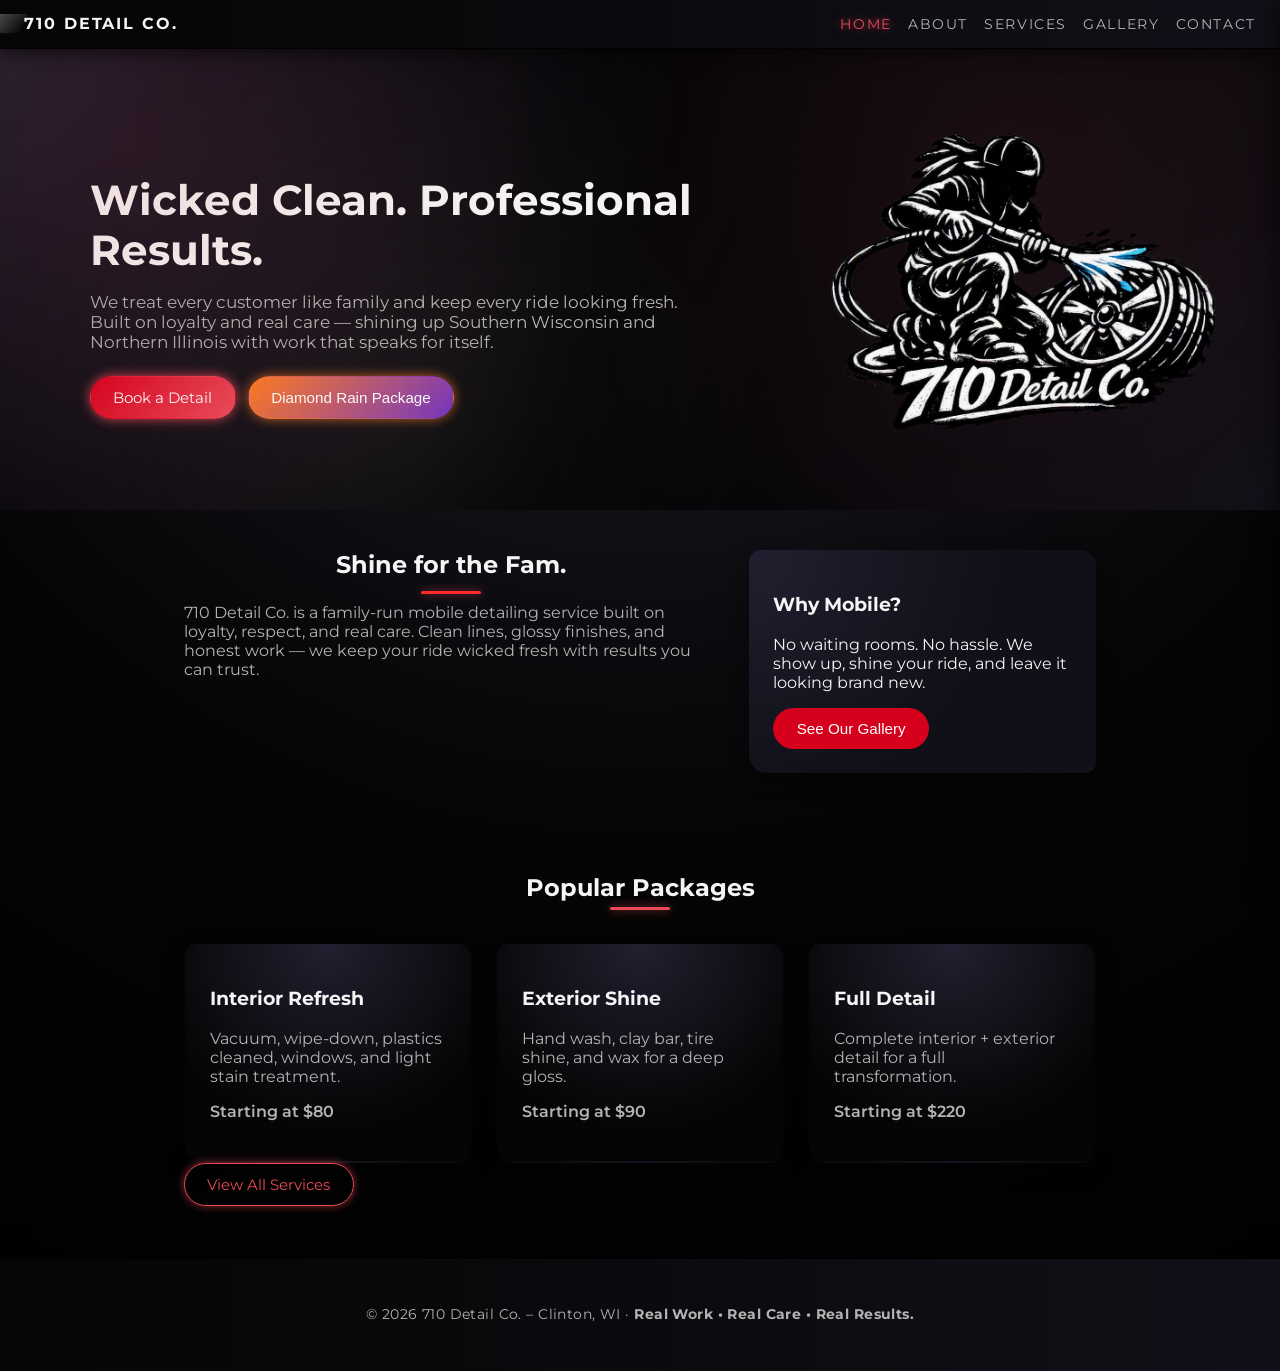
<file: index.html>
<!DOCTYPE html>
<html lang="en">
<head>
  <meta charset="UTF-8">
  <title>710 Detail Co. — Mobile Detailing in Clinton, WI</title>

  <!-- Meta -->
  <meta name="viewport" content="width=device-width, initial-scale=1">
  <meta name="description" content="710 Detail Co. — Mobile detailing in Clinton, WI. Wicked clean results, honest pricing, and family-level loyalty.">

  <!-- Open Graph -->
  <meta property="og:title" content="710 Detail Co. — Wicked Clean Mobile Detailing">
  <meta property="og:description" content="Serving Clinton, WI and nearby towns. Interior, exterior, and full detail packages. Wicked Shine Mode included.">
  <meta property="og:type" content="website">
  <meta property="og:url" content="https://710detailco.com">
  <meta property="og:image" content="images/og-image.jpg" loading="lazy">

  <!-- Styles -->
  <link rel="stylesheet" href="style.css">
  <link rel="icon" type="image/png" href="images/favicon.png" loading="lazy">

</head>

<body class="theme-dark">

  <!-- Hidden Wicked Shine Trigger -->
  <button id="wickedShineBtn" style="display:none;"></button>

  <!-- Wicked Shine Panel -->
  <div class="wicked-panel" id="wickedPanel">
    <button class="wicked-close" id="wickedClose">×</button>
    <h2>Diamond Rain Package</h2>
    <p>Our premium gloss enhancement — clay bar, iron remover, polish, wax + sealant.</p>
    <ul>
      <li>Deep gloss polish</li>
      <li>Clay bar + iron decon</li>
      <li>Wax + sealant combo</li>
      <li>Tire & trim restoration</li>
    </ul>
    <a href="contact.html" class="btn-primary btn-glow">Book This Package</a>
  </div>

  <div class="wicked-overlay" id="wickedOverlay"></div>

  <!-- Header -->
  <header class="site-header fade-in">
    <div class="logo" id="logoTap">710 Detail Co.</div>

    <nav class="nav">
      <button class="nav-toggle" id="navToggle">☰</button>
      <ul class="nav-links" id="navLinks">
        <li><a href="index.html" class="active">Home</a></li>
        <li><a href="about.html">About</a></li>
        <li><a href="services.html">Services</a></li>
        <li><a href="gallery.html">Gallery</a></li>
        <li><a href="contact.html">Contact</a></li>
      </ul>
    </nav>
  </header>

  <!-- Main -->
  <main>

    <!-- Hero -->
    <section class="hero hero-comic fade-in">
    <div class="diamond-rain-container"></div>

      
      <div class="hero-inner">

        <div class="hero-content">
          <h1>Wicked Clean. Professional Results.</h1>
          <p>
            We treat every customer like family and keep every ride looking fresh. Built on loyalty and real care — shining up Southern Wisconsin and Northern Illinois with work that speaks for itself.
          </p>

          <div class="hero-buttons">
            <a href="contact.html" class="btn-primary btn-glow">Book a Detail</a>

            <!-- FIXED: renamed button -->
            <button class="btn-primary btn-wicked" id="wickedShineTrigger">
              Diamond Rain Package
            </button>

          </div>
        </div>

        <div class="hero-illustration">
  <!-- Comic Car -->
  <img src="images/710DetailCo_logo.png" class="main-logo" loading="lazy">

  <!-- Wicked Emblem -->
  <div class="wicked-emblem" id="wickedEmblem"></div>
</div>

      </div>

      <div class="confetti-layer"></div>
    </section>

    <!-- Split Section -->
    <section class="split-section fade-in">
      <div class="split-text">
        <h2>Shine for the Fam.</h2>
        <p>
          710 Detail Co. is a family‑run mobile detailing service built on loyalty, respect, and real care. Clean lines, glossy finishes, and honest work — we keep your ride wicked fresh with results you can trust.
        </p>
      </div>

      <div class="split-highlight">
        <h3>Why Mobile?</h3>
        <p>No waiting rooms. No hassle. We show up, shine your ride, and leave it looking brand new.</p>
        <button class="btn-primary fam-btn" id="famDiscountBtn">See Our Gallery</button>
      </div>
    </section>

    <!-- Cards Section -->
    <section class="cards-section fade-in">
      <h2>Popular Packages</h2>

      <div class="cards-grid">
        <article class="card card-neon">
          <h3>Interior Refresh</h3>
          <p>Vacuum, wipe‑down, plastics cleaned, windows, and light stain treatment.</p>
          <p class="price">Starting at $80</p>
        </article>

        <article class="card card-neon">
          <h3>Exterior Shine</h3>
          <p>Hand wash, clay bar, tire shine, and wax for a deep gloss.</p>
          <p class="price">Starting at $90</p>
        </article>

        <article class="card card-neon">
          <h3>Full Detail</h3>
          <p>Complete interior + exterior detail for a full transformation.</p>
          <p class="price">Starting at $220</p>
        </article>
      </div>

      <div class="center-link">
        <a href="services.html" class="btn-outline btn-glow-soft">View All Services</a>
      </div>
    </section>

  </main>

  <!-- Footer -->
  <footer class="site-footer fade-in">
    <p>© 2026 710 Detail Co. – Clinton, WI · <strong>Real Work • Real Care • Real Results.<strong></p>
  </footer>

  <div class="easter-egg" id="easterEgg">Whoop Whoop!</div>

  <script src="script.js"></script>
</body>
</html>
</file>
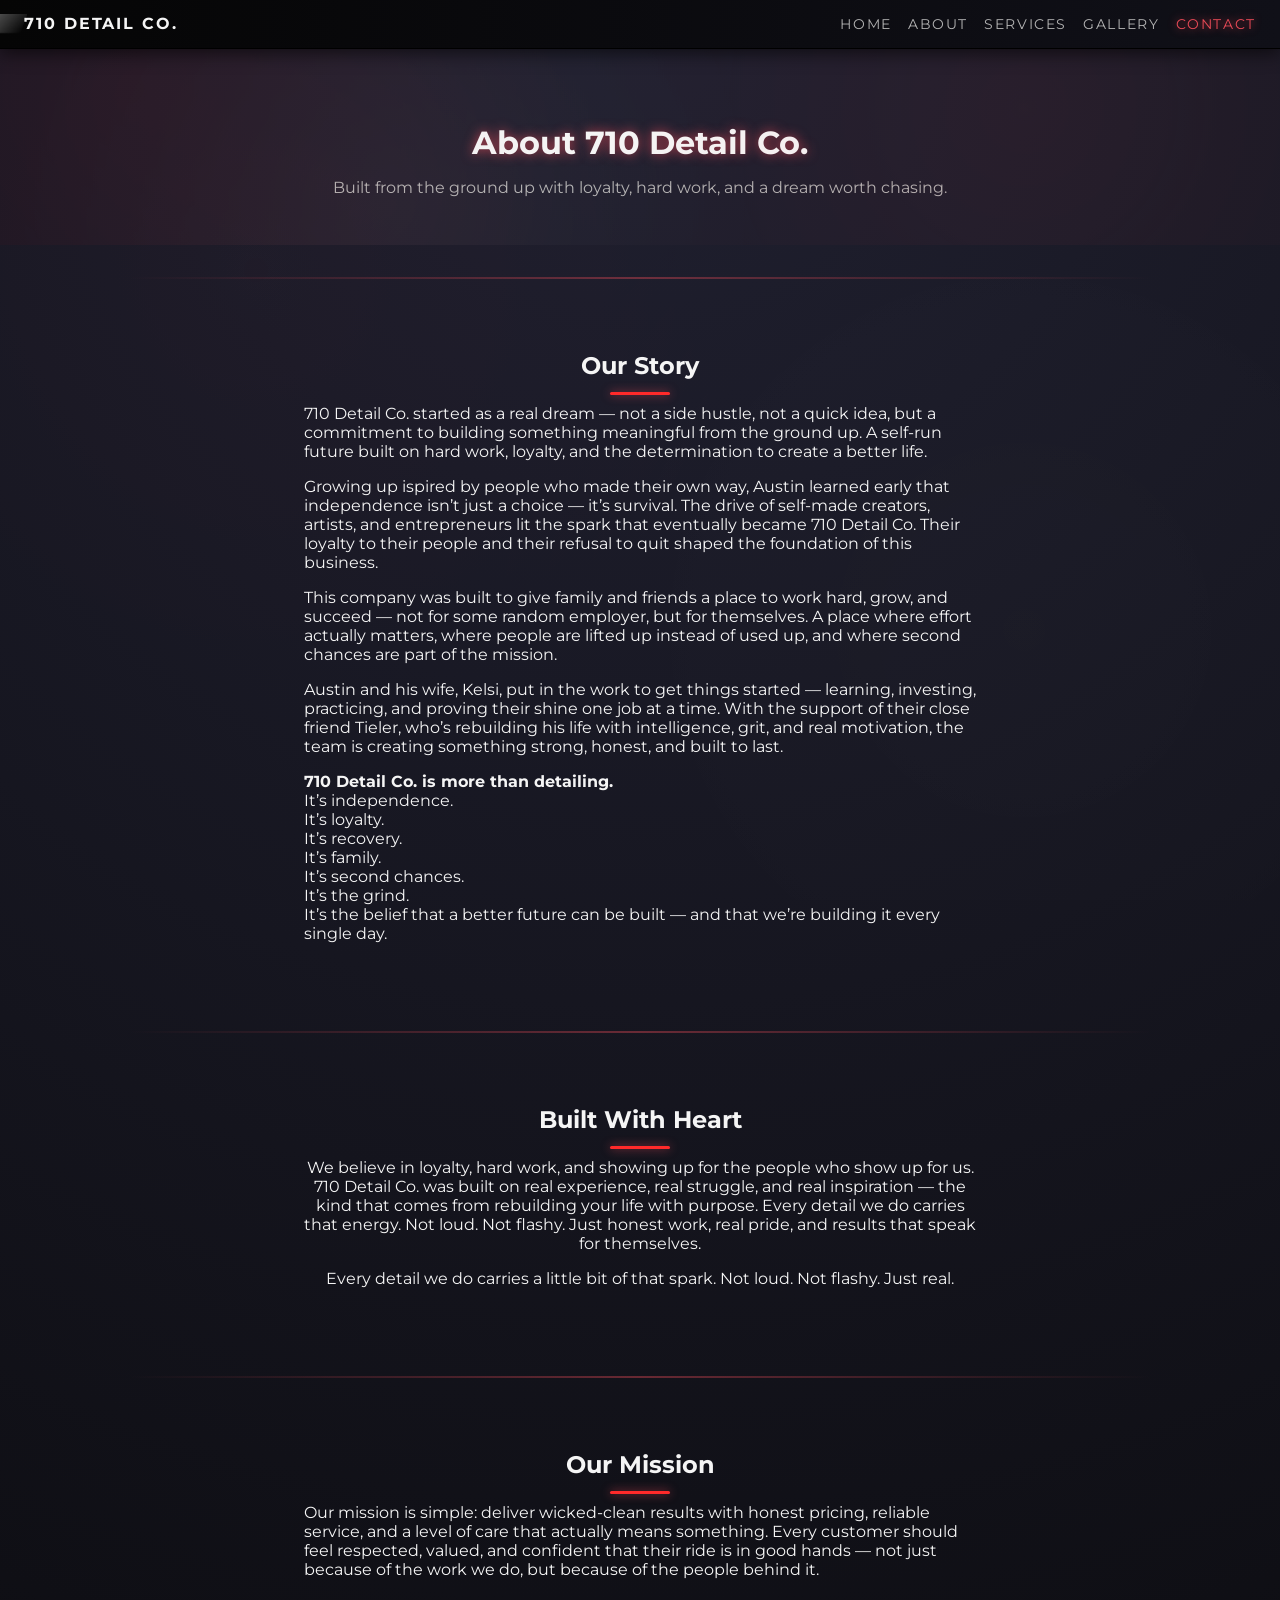
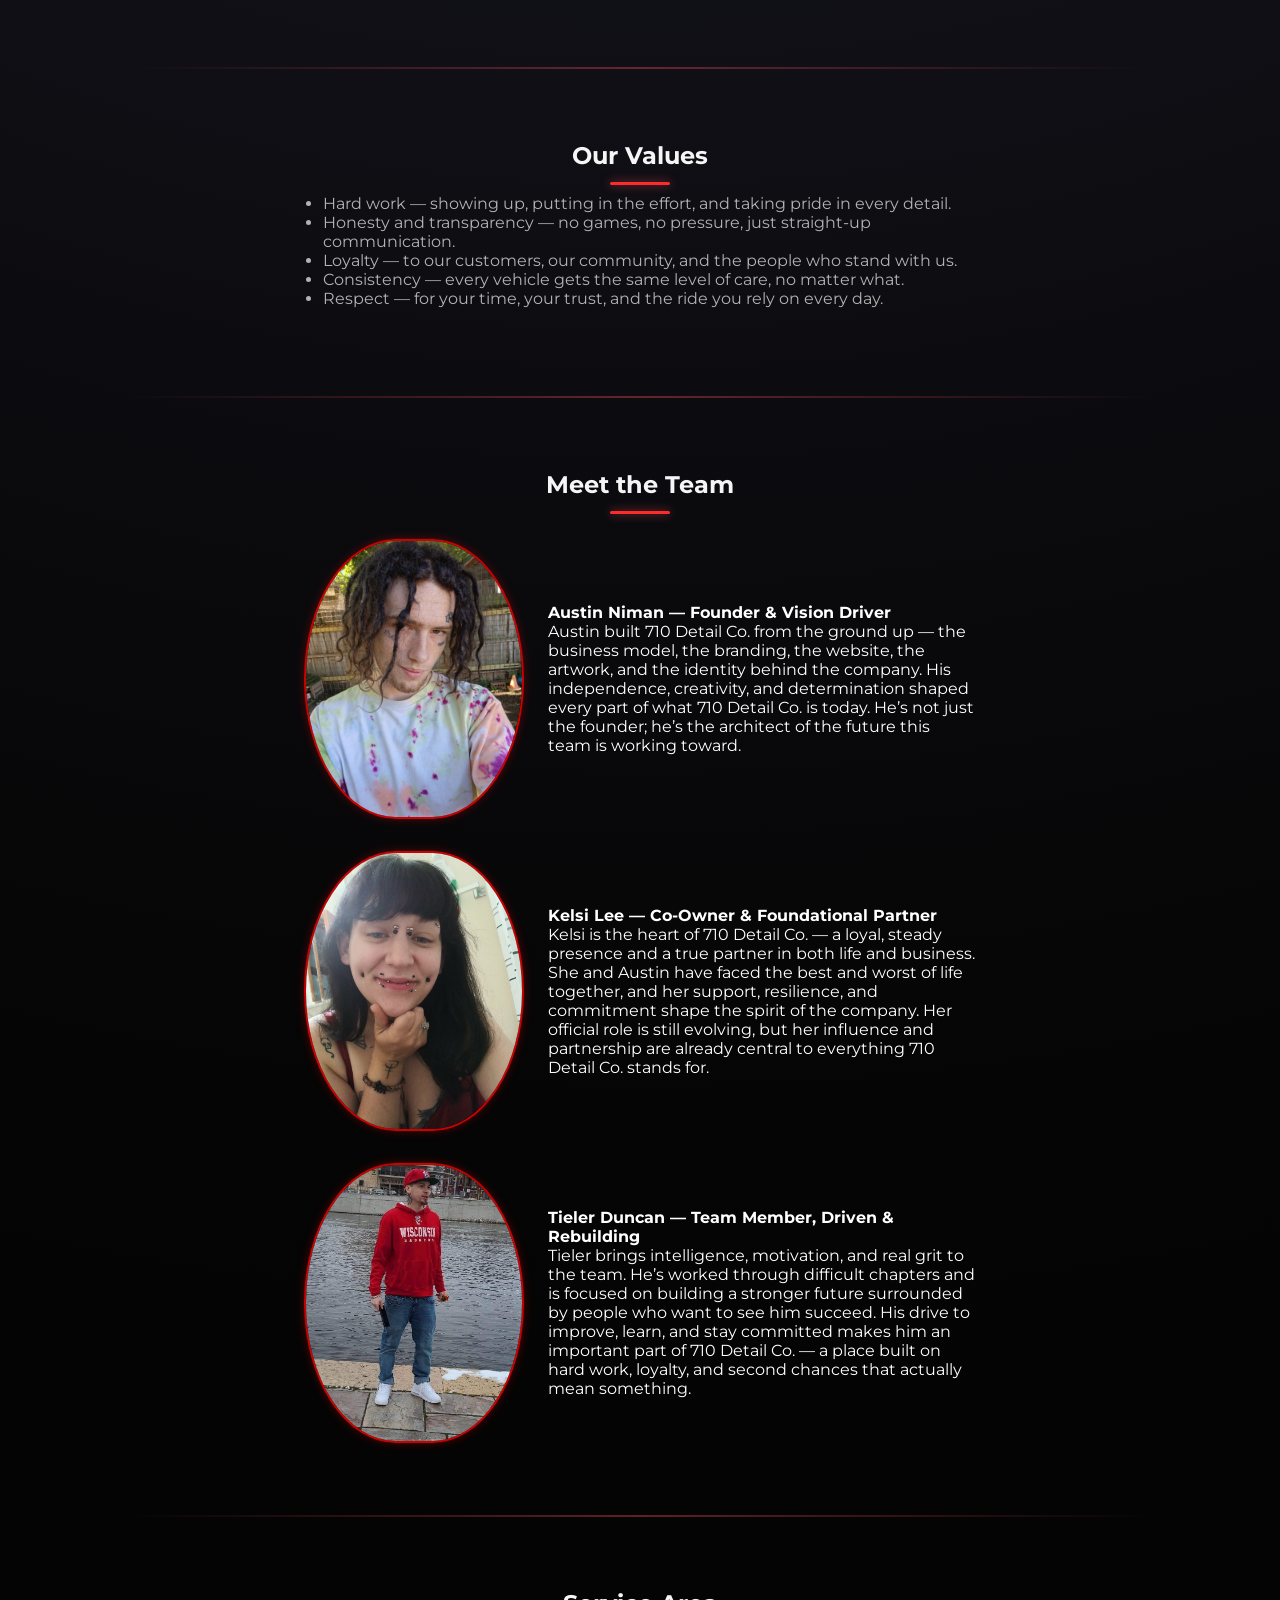
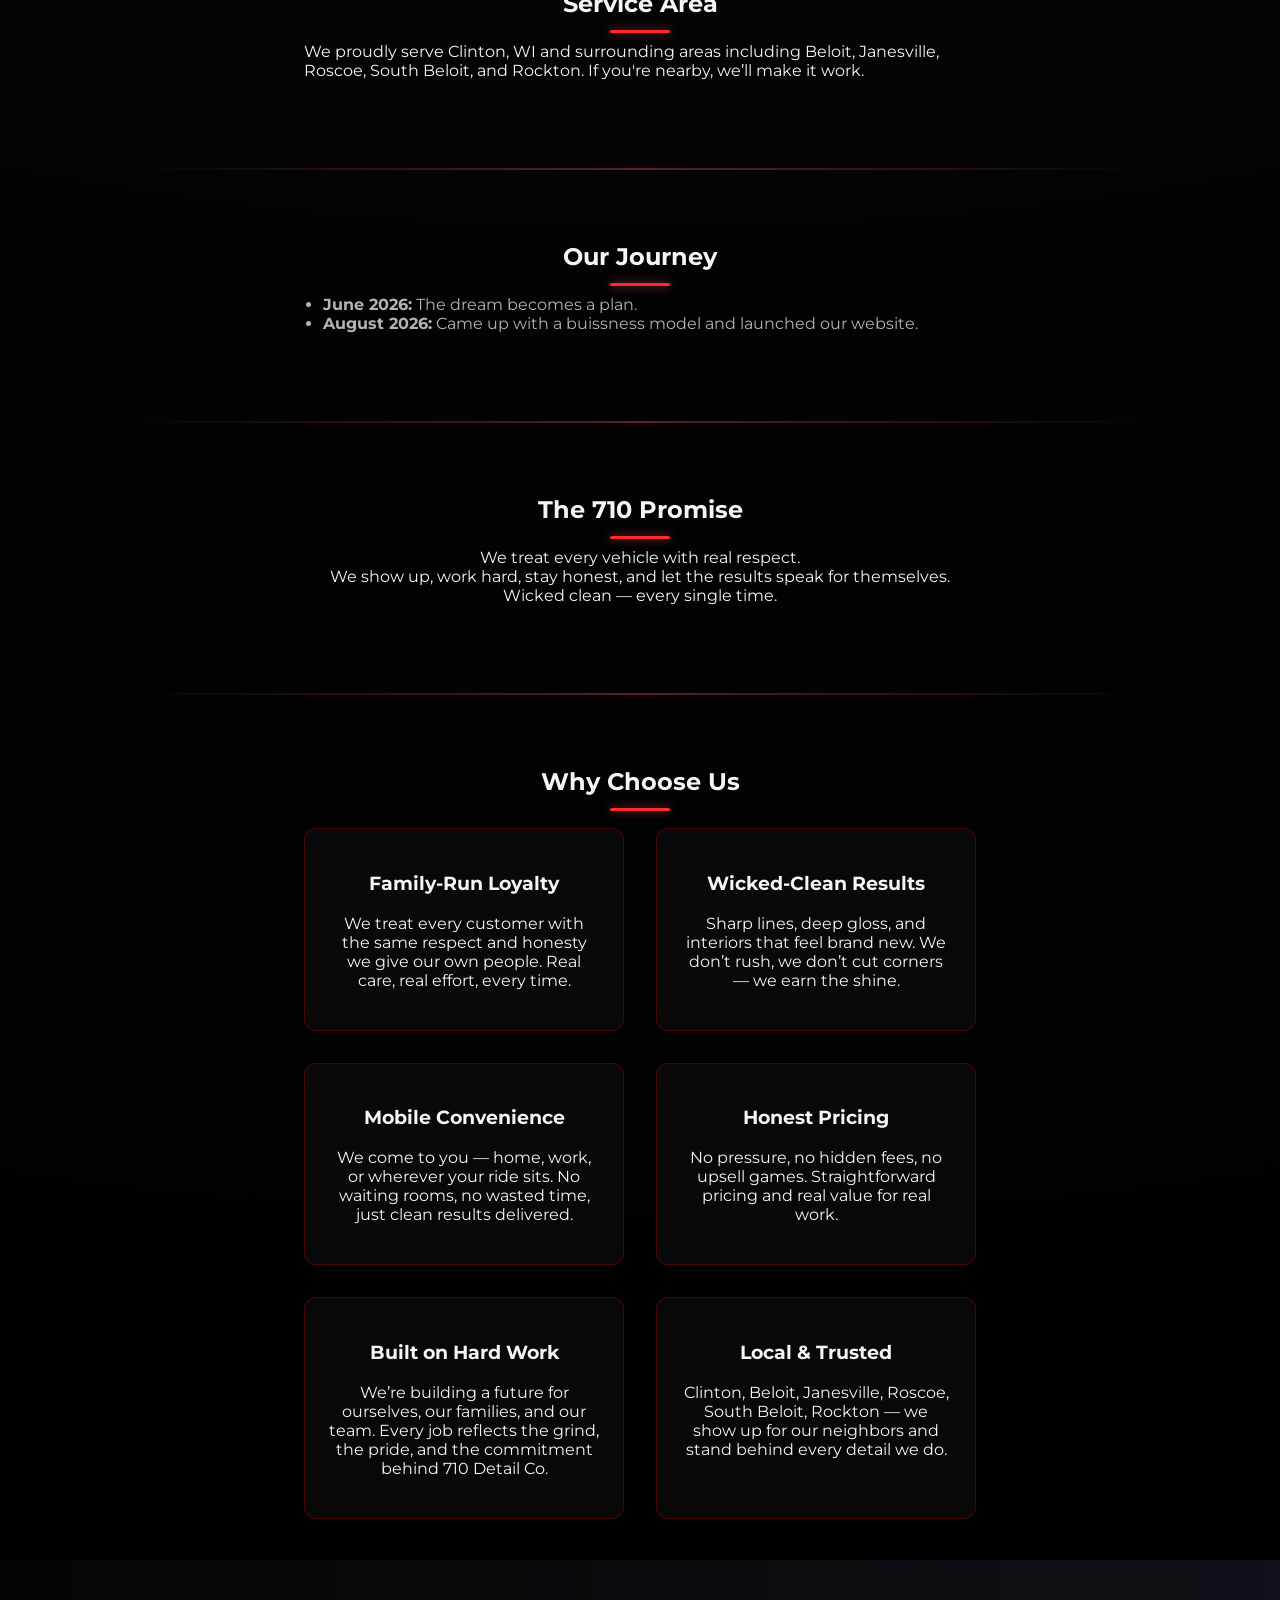
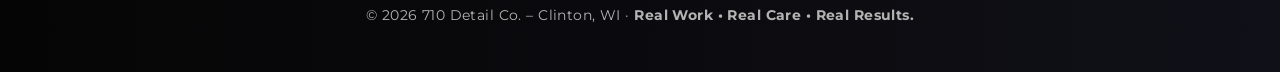
<file: about.html>
<!DOCTYPE html>
<html lang="en">
<head>
  <meta charset="UTF-8">
  <title>About 710 Detail Co.</title>
  <meta name="viewport" content="width=device-width, initial-scale=1">
  <meta name="description" content="Learn the story behind 710 Detail Co. — built on loyalty, hard work, independence, and a dream worth chasing.">
  <meta property="og:image" content="images/og-image.jpg" loading="lazy">
  <link rel="stylesheet" href="style.css">
  <link rel="icon" type="image/png" href="images/favicon.png">

</head>

<body class="theme-dark">

  <!-- HEADER -->
  <header class="site-header fade-in">
    <div class="logo" id="logoTap">710 Detail Co.</div>

    <nav class="nav">
      <button class="nav-toggle" id="navToggle">☰</button>
      <ul class="nav-links" id="navLinks">
        <li><a href="index.html">Home</a></li>
        <li><a href="about.html">About</a></li>
        <li><a href="services.html">Services</a></li>
        <li><a href="gallery.html">Gallery</a></li>
        <li><a href="contact.html" class="active">Contact</a></li>
      </ul>
    </nav>
  </header>

  <!-- MAIN CONTENT -->
  <main>

    <!-- BACKGROUND ACCENT -->
    <div class="about-accent"></div>

    <!-- HERO -->
    <section class="page-hero fade-in">
      <h1>About 710 Detail Co.</h1>
      <p>Built from the ground up with loyalty, hard work, and a dream worth chasing.</p>
      <div class="confetti-layer confetti-soft"></div>
    </section>

    <div class="section-divider"></div>

    <!-- OUR STORY -->
    <section class="content-section fade-in">
      <h2>Our Story</h2>
      <p>
        710 Detail Co. started as a real dream — not a side hustle, not a quick idea, but a commitment to building something meaningful from the ground up. A self‑run future built on hard work, loyalty, and the determination to create a better life.
      </p>

      <p>
        Growing up ispired by people who made their own way, Austin learned early that independence isn’t just a choice — it’s survival. The drive of self‑made creators, artists, and entrepreneurs lit the spark that eventually became 710 Detail Co. Their loyalty to their people and their refusal to quit shaped the foundation of this business.
      </p>

      <p>
        This company was built to give family and friends a place to work hard, grow, and succeed — not for some random employer, but for themselves. A place where effort actually matters, where people are lifted up instead of used up, and where second chances are part of the mission.
      </p>

      <p>
        Austin and his wife, Kelsi, put in the work to get things started — learning, investing, practicing, and proving their shine one job at a time. With the support of their close friend Tieler, who’s rebuilding his life with intelligence, grit, and real motivation, the team is creating something strong, honest, and built to last.
      </p>

      <p>
        <strong>710 Detail Co. is more than detailing.</strong><br>
        It’s independence.<br>
        It’s loyalty.<br>
        It’s recovery.<br>
        It’s family.<br>
        It’s second chances.<br>
        It’s the grind.<br>
        It’s the belief that a better future can be built — and that we’re building it every single day.
      </p>
    </section>

    <div class="section-divider"></div>

    <!-- BUILT WITH HEART -->
    <section class="content-section fade-in center">
      <h2>Built With Heart</h2>
      <p>
        We believe in loyalty, hard work, and showing up for the people who show up for us. 710 Detail Co. was built on real experience, real struggle, and real inspiration — the kind that comes from rebuilding your life with purpose.

Every detail we do carries that energy. Not loud. Not flashy. Just honest work, real pride, and results that speak for themselves.
      </p>
      <p>
        Every detail we do carries a little bit of that spark.
        Not loud. Not flashy. Just real.
      </p>
    </section>

    <div class="section-divider"></div>

    <!-- OUR MISSION -->
    <section class="content-section fade-in">
      <h2>Our Mission</h2>
      <p>
        Our mission is simple: deliver wicked‑clean results with honest pricing, reliable service, and a level of care that actually means something. Every customer should feel respected, valued, and confident that their ride is in good hands — not just because of the work we do, but because of the people behind it.
      </p>
    </section>

    <div class="section-divider"></div>

    <!-- OUR VALUES -->
    <section class="content-section fade-in">
  <h2>Our Values</h2>
  <ul class="bullet-list">
    <li>Hard work — showing up, putting in the effort, and taking pride in every detail.</li>
    <li>Honesty and transparency — no games, no pressure, just straight‑up communication.</li>
    <li>Loyalty — to our customers, our community, and the people who stand with us.</li>
    <li>Consistency — every vehicle gets the same level of care, no matter what.</li>
    <li>Respect — for your time, your trust, and the ride you rely on every day.</li>
  </ul>
</section>


    <div class="section-divider"></div>

    <section class="content-section fade-in team-section">
  <h2>Meet the Team</h2>

  <div class="team-member">
    <img src="images/austin.jpg" alt="Austin Niman" class="team-photo">
    <div class="team-info">
      <p><strong>Austin Niman — Founder & Vision Driver</strong><br>
      Austin built 710 Detail Co. from the ground up — the business model, the branding, the website, the artwork, and the identity behind the company. His independence, creativity, and determination shaped every part of what 710 Detail Co. is today. He’s not just the founder; he’s the architect of the future this team is working toward.</p>
    </div>
  </div>

  <div class="team-member">
    <img src="images/kelsi.jpg" alt="Kelsi Lee" class="team-photo">
    <div class="team-info">
      <p><strong>Kelsi Lee — Co‑Owner & Foundational Partner</strong><br>
      Kelsi is the heart of 710 Detail Co. — a loyal, steady presence and a true partner in both life and business. She and Austin have faced the best and worst of life together, and her support, resilience, and commitment shape the spirit of the company. Her official role is still evolving, but her influence and partnership are already central to everything 710 Detail Co. stands for.</p>
    </div>
  </div>

  <div class="team-member">
    <img src="images/tieler.jpg" alt="Tieler Duncan" class="team-photo">
    <div class="team-info">
      <p><strong>Tieler Duncan — Team Member, Driven & Rebuilding</strong><br>
      Tieler brings intelligence, motivation, and real grit to the team. He’s worked through difficult chapters and is focused on building a stronger future surrounded by people who want to see him succeed. His drive to improve, learn, and stay committed makes him an important part of 710 Detail Co. — a place built on hard work, loyalty, and second chances that actually mean something.</p>
    </div>
  </div>
</section>

    <div class="section-divider"></div>

    <!-- SERVICE AREA -->
    <section class="content-section fade-in">
      <h2>Service Area</h2>
      <p>
        We proudly serve Clinton, WI and surrounding areas including Beloit, Janesville,
        Roscoe, South Beloit, and Rockton. If you're nearby, we’ll make it work.
      </p>
    </section>

    <div class="section-divider"></div>

    <!-- OUR JOURNEY/TIMELINE -->
<section class="content-section fade-in">
  <h2>Our Journey</h2>
  <ul class="bullet-list">
    <li><strong>June 2026:</strong> The dream becomes a plan.</li>
    <li><strong>August 2026:</strong> Came up with a buissness model and launched our website.</li>
    <!-- <li><strong>2026:</strong> 710 Detail Co. officially launches...</li> -->
    <!-- <li><strong>Today:</strong> Growing, improving...</li> -->
  </ul>
</section>

    <div class="section-divider"></div>

    <!-- THE 710 PROMISE -->
    <section class="content-section fade-in center">
  <h2>The 710 Promise</h2>
  <p>
    We treat every vehicle with real respect.<br>
    We show up, work hard, stay honest, and let the results speak for themselves.<br>
    Wicked clean — every single time.
  </p>
</section>


    <div class="section-divider"></div>

<section class="content-section fade-in why-choose-us">
  <h2>Why Choose Us</h2>
  <div class="why-grid">

    <div class="why-item">
      <h3>Family‑Run Loyalty</h3>
      <p>We treat every customer with the same respect and honesty we give our own people. Real care, real effort, every time.</p>
    </div>

    <div class="why-item">
      <h3>Wicked‑Clean Results</h3>
      <p>Sharp lines, deep gloss, and interiors that feel brand new. We don’t rush, we don’t cut corners — we earn the shine.</p>
    </div>

    <div class="why-item">
      <h3>Mobile Convenience</h3>
      <p>We come to you — home, work, or wherever your ride sits. No waiting rooms, no wasted time, just clean results delivered.</p>
    </div>

    <div class="why-item">
      <h3>Honest Pricing</h3>
      <p>No pressure, no hidden fees, no upsell games. Straightforward pricing and real value for real work.</p>
    </div>

    <div class="why-item">
      <h3>Built on Hard Work</h3>
      <p>We’re building a future for ourselves, our families, and our team. Every job reflects the grind, the pride, and the commitment behind 710 Detail Co.</p>
    </div>

    <div class="why-item">
      <h3>Local & Trusted</h3>
      <p>Clinton, Beloit, Janesville, Roscoe, South Beloit, Rockton — we show up for our neighbors and stand behind every detail we do.</p>
    </div>

  </div>
</section>

  </main>

  <!-- FOOTER -->
  <footer class="site-footer fade-in">
    <p>© 2026 710 Detail Co. – Clinton, WI · <strong>Real Work • Real Care • Real Results.<strong></p>
  </footer>

  <div class="easter-egg" id="easterEgg">Whoop Whoop!</div>

  <script src="script.js"></script>

</body>
</html>
</file>
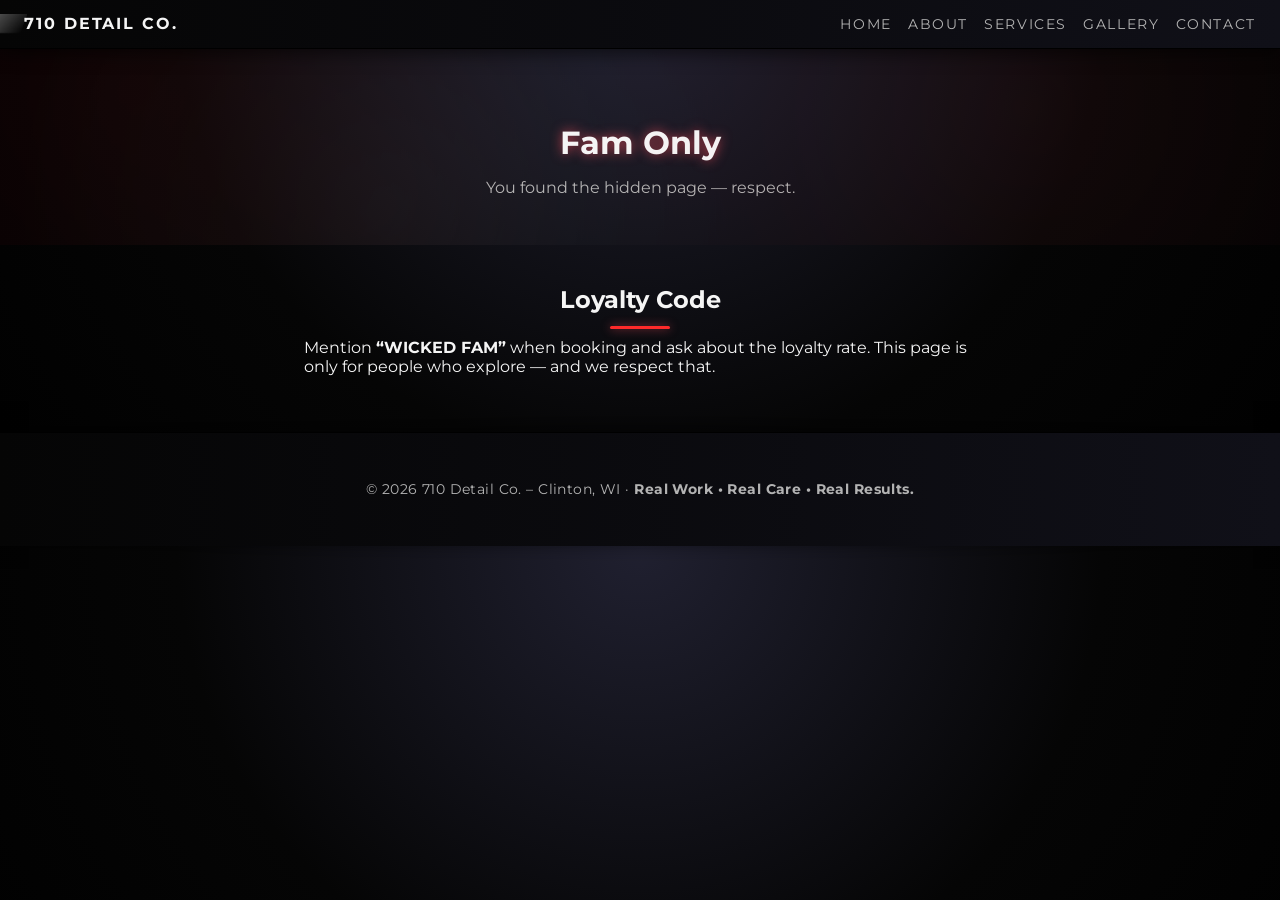
<file: fam.html>
<!DOCTYPE html>
<html lang="en">
<head>
  <meta charset="UTF-8">
  <title>Fam Loyalty Page — 710 Detail Co.</title>

  <!-- Meta -->
  <meta name="viewport" content="width=device-width, initial-scale=1">
  <meta name="description" content="710 Detail Co. — Mobile detailing in Clinton, WI. Wicked clean results, honest pricing, and family-level loyalty. Book interior, exterior, and full detail packages.">
  <meta property="og:image" content="images/og-image.jpg" loading="lazy">
  <!-- Favicon -->
  <link rel="icon" type="image/png" href="images/favicon.png">

  <!-- Styles -->
  <link rel="stylesheet" href="style.css">
</head>

<body class="theme-dark">

  <!-- Header -->
  <header class="site-header fade-in">
    <div class="logo" id="logoTap">710 Detail Co.</div>

    <nav class="nav">
      <button class="nav-toggle" id="navToggle">☰</button>
      <ul class="nav-links" id="navLinks">
        <li><a href="index.html">Home</a></li>
        <li><a href="about.html">About</a></li>
        <li><a href="services.html">Services</a></li>
        <li><a href="gallery.html">Gallery</a></li>
        <li><a href="contact.html">Contact</a></li>
      </ul>
    </nav>
  </header>

  <!-- Main -->
  <main>

    <!-- Hero -->
    <section class="page-hero fade-in">
      <h1>Fam Only</h1>
      <p>You found the hidden page — respect.</p>
      <div class="confetti-layer confetti-soft"></div>
    </section>

    <!-- Loyalty Code -->
    <section class="content-section fade-in">
      <h2>Loyalty Code</h2>
      <p>
        Mention <strong>“WICKED FAM”</strong> when booking and ask about the loyalty rate.
        This page is only for people who explore — and we respect that.
      </p>
    </section>

  </main>

  <!-- Footer -->
  <footer class="site-footer fade-in">
    <p>© 2026 710 Detail Co. – Clinton, WI · <strong>Real Work • Real Care • Real Results.<strong></p>
  </footer>

  <div class="easter-egg" id="easterEgg">Whoop Whoop!</div>

  <script src="script.js"></script>
</body>
</html>
</file>
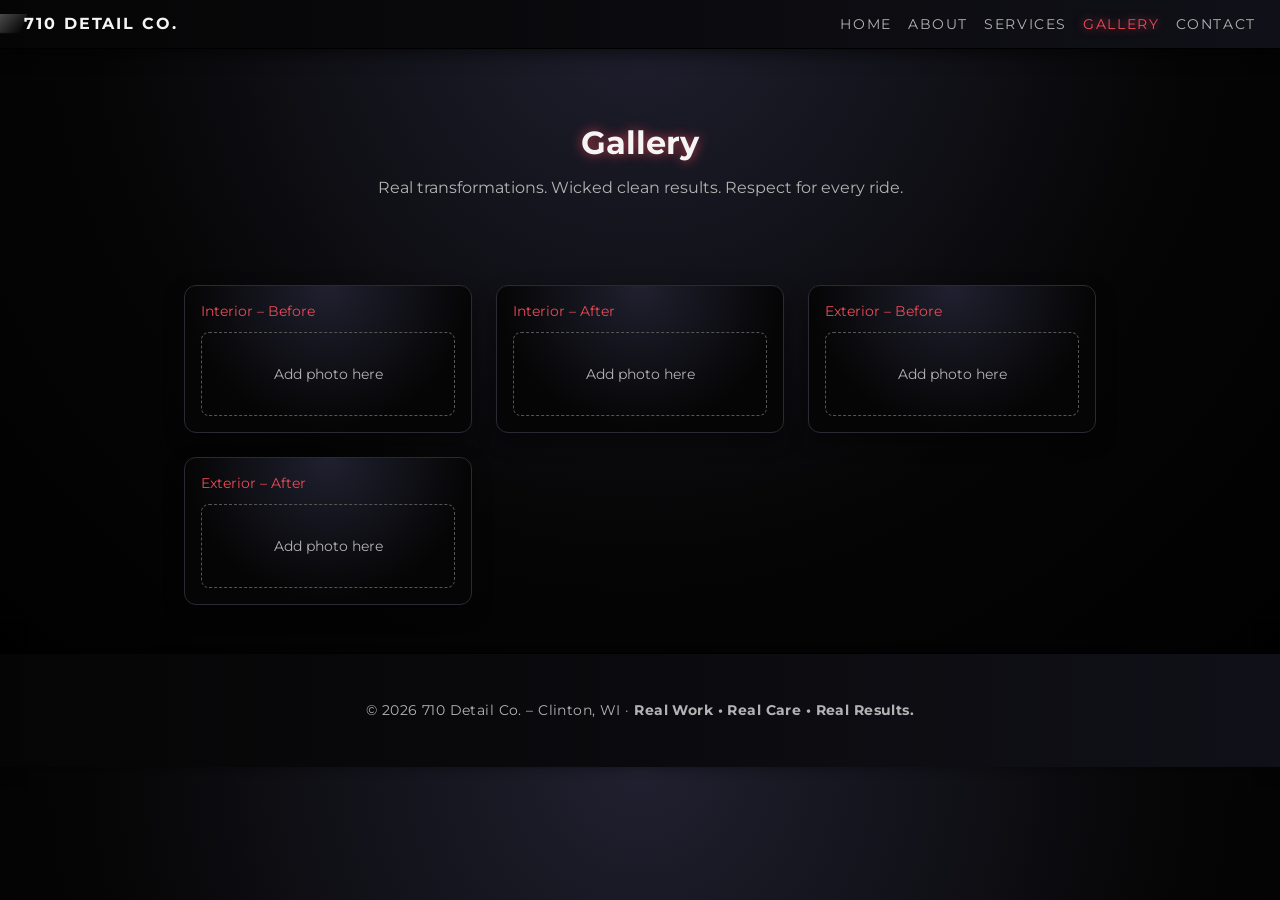
<file: gallery.html>
<!DOCTYPE html>
<html lang="en">
<head>
  <meta charset="UTF-8">
  <title>Gallery — Wicked Clean Results | 710 Detail Co.</title>

  <!-- Meta -->
  <meta name="viewport" content="width=device-width, initial-scale=1">
  <meta name="description" content="710 Detail Co. — Mobile detailing in Clinton, WI. Wicked clean results, honest pricing, and family-level loyalty. Book interior, exterior, and full detail packages.">
  <meta property="og:image" content="images/og-image.jpg" loading="lazy">
  <!-- Favicon -->
  <link rel="icon" type="image/png" href="images/favicon.png">

  <!-- Styles -->
  <link rel="stylesheet" href="style.css">
</head>

<body class="theme-dark">

  <!-- Header -->
  <header class="site-header fade-in">
    <div class="logo" id="logoTap">710 Detail Co.</div>

    <nav class="nav">
      <button class="nav-toggle" id="navToggle">☰</button>
      <ul class="nav-links" id="navLinks">
        <li><a href="index.html">Home</a></li>
        <li><a href="about.html">About</a></li>
        <li><a href="services.html">Services</a></li>
        <li><a href="gallery.html" class="active">Gallery</a></li>
        <li><a href="contact.html">Contact</a></li>
      </ul>
    </nav>
  </header>

  <!-- Main -->
  <main>

    <!-- Hero -->
    <section class="page-hero fade-in">
      <h1>Gallery</h1>
      <p>Real transformations. Wicked clean results. Respect for every ride.</p>
    </section>

    <!-- Gallery Grid -->
    <section class="gallery-grid fade-in">

      <div class="gallery-item">
        <div class="gallery-label">Interior – Before</div>
        <div class="gallery-placeholder">Add photo here</div>
      </div>

      <div class="gallery-item">
        <div class="gallery-label">Interior – After</div>
        <div class="gallery-placeholder">Add photo here</div>
      </div>

      <div class="gallery-item">
        <div class="gallery-label">Exterior – Before</div>
        <div class="gallery-placeholder">Add photo here</div>
      </div>

      <div class="gallery-item">
        <div class="gallery-label">Exterior – After</div>
        <div class="gallery-placeholder">Add photo here</div>
      </div>

    </section>

  </main>

  <!-- Footer -->
  <footer class="site-footer fade-in">
    <p>© 2026 710 Detail Co. – Clinton, WI · <strong>Real Work • Real Care • Real Results.<strong></p>
  </footer>

  <div class="easter-egg" id="easterEgg">Whoop Whoop!</div>

  <script src="script.js"></script>
</body>
</html>
</file>
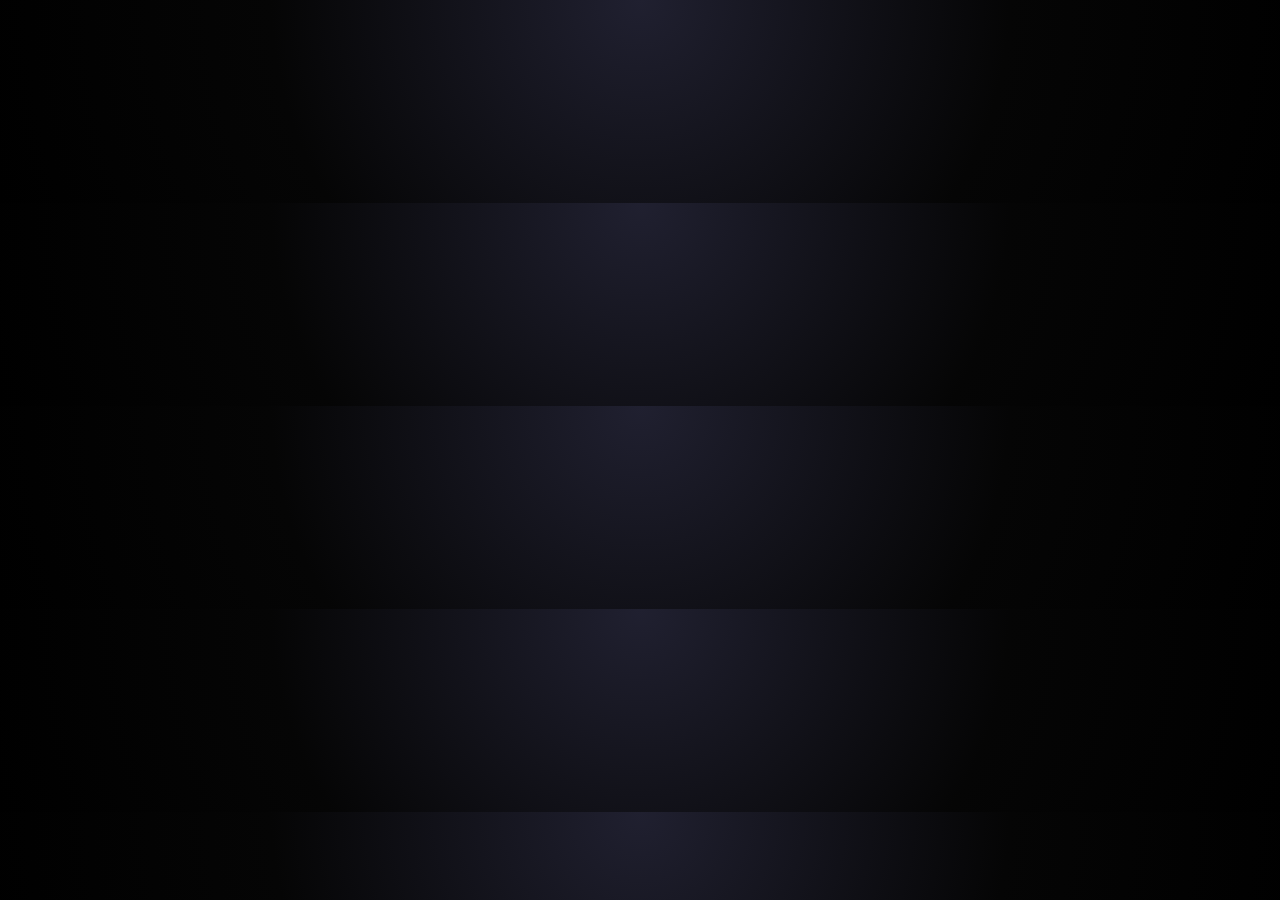
<file: privacy.html>
<!DOCTYPE html>
<html lang="en">
<head>
  <link rel="icon" type="image/x-icon" href="favicon.ico">
  <meta name="description" content="710 Detail Co. — Mobile detailing in Clinton, WI. Wicked clean results, honest pricing, and family-level loyalty. Book interior, exterior, and full detail packages.">
  <meta charset="UTF-8">
  <title>Privacy Policy — 710 Detail Co.</title>
  <meta name="viewport" content="width=device-width, initial-scale=1">
  <meta property="og:image" content="images/og-image.jpg" loading="lazy">
  <link rel="stylesheet" href="style.css">
  <link rel="icon" type="image/png" href="images/favicon.png">

</head>
<body class="theme-dark">
  <section class="content-section fade-in">
    <h1>Privacy Policy</h1>
    <p>We collect your name, email, phone, and service details only to respond to your booking request. We do not sell or share your information.</p>
  </section>
</body>
</html>
</file>
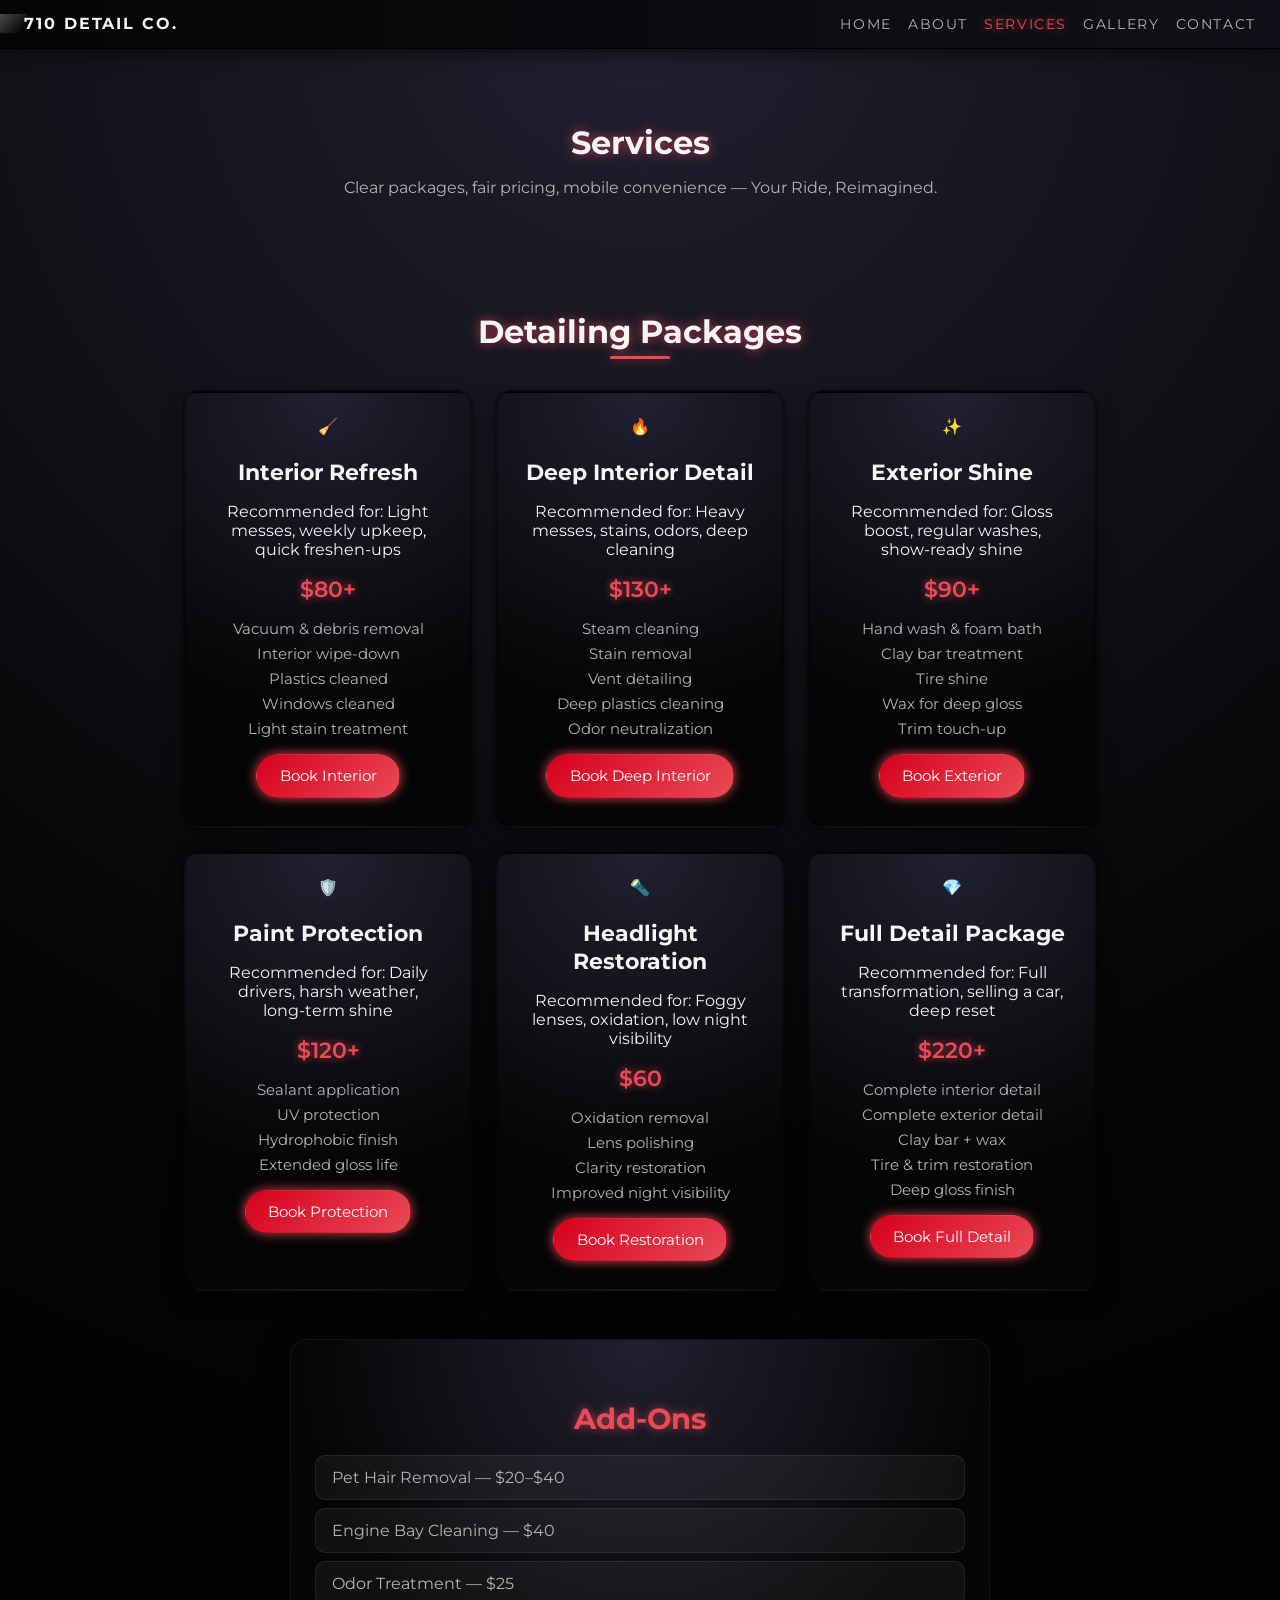
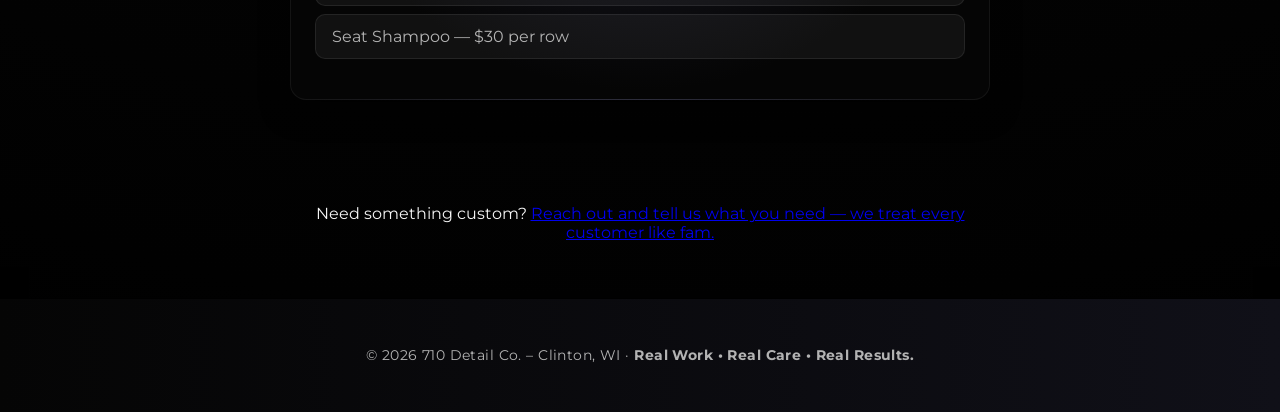
<file: services.html>
<!DOCTYPE html>
<html lang="en">
<head>
  <meta charset="UTF-8">
  <title>Detailing Services — 710 Detail Co.</title>

  <!-- Meta -->
  <meta name="viewport" content="width=device-width, initial-scale=1">
  <meta name="description" content="710 Detail Co. — Mobile detailing in Clinton, WI. Wicked clean results, honest pricing, and family-level loyalty. Book interior, exterior, and full detail packages.">
  <meta property="og:image" content="images/og-image.jpg" loading="lazy">

  <!-- Favicon -->
  <link rel="icon" type="image/x-icon" href="favicon.ico">

  <!-- Styles -->
  <link rel="stylesheet" href="style.css">

</head>

<body class="theme-dark">

  <!-- Header -->
  <header class="site-header fade-in">
    <div class="logo" id="logoTap">710 Detail Co.</div>

    <nav class="nav">
      <button class="nav-toggle" id="navToggle">☰</button>
      <ul class="nav-links" id="navLinks">
        <li><a href="index.html">Home</a></li>
        <li><a href="about.html">About</a></li>
        <li><a href="services.html" class="active">Services</a></li>
        <li><a href="gallery.html">Gallery</a></li>
        <li><a href="contact.html">Contact</a></li>
      </ul>
    </nav>
  </header>

  <!-- Main -->
  <main>

    <!-- Hero -->
    <section class="page-hero fade-in">
      <h1>Services</h1>
      <p>Clear packages, fair pricing, mobile convenience — Your Ride, Reimagined.</p>
    </section>

    <!-- ⭐ NEW PRICING SECTION -->
    <section class="pricing-section fade-in">
      <h2 class="pricing-title">Detailing Packages</h2>

      <div class="pricing-grid">

        <!-- Interior Refresh -->
        <div class="price-card">
          <div class="service-icon">🧹</div>
          <h3>Interior Refresh</h3>
          <p class="recommended">Recommended for: Light messes, weekly upkeep, quick freshen‑ups</p>
          <p class="price">$80+</p>
          <ul>
            <li>Vacuum & debris removal</li>
            <li>Interior wipe-down</li>
            <li>Plastics cleaned</li>
            <li>Windows cleaned</li>
            <li>Light stain treatment</li>
          </ul>
          <a href="contact.html" class="btn-primary btn-glow">Book Interior</a>
        </div>

        <!-- Deep Interior Detail -->
        <div class="price-card">
          <div class="service-icon">🔥</div>
          <h3>Deep Interior Detail</h3>
          <p class="recommended">Recommended for: Heavy messes, stains, odors, deep cleaning</p>
          <p class="price">$130+</p>
          <ul>
            <li>Steam cleaning</li>
            <li>Stain removal</li>
            <li>Vent detailing</li>
            <li>Deep plastics cleaning</li>
            <li>Odor neutralization</li>
          </ul>
          <a href="contact.html" class="btn-primary btn-glow">Book Deep Interior</a>
        </div>

        <!-- Exterior Shine -->
        <div class="price-card">
          <div class="service-icon">✨</div>
          <h3>Exterior Shine</h3>
          <p class="recommended">Recommended for: Gloss boost, regular washes, show‑ready shine</p>
          <p class="price">$90+</p>
          <ul>
            <li>Hand wash & foam bath</li>
            <li>Clay bar treatment</li>
            <li>Tire shine</li>
            <li>Wax for deep gloss</li>
            <li>Trim touch-up</li>
          </ul>
          <a href="contact.html" class="btn-primary btn-glow">Book Exterior</a>
        </div>

        <!-- Paint Protection -->
        <div class="price-card">
          <div class="service-icon">🛡️</div>
          <h3>Paint Protection</h3>
          <p class="recommended">Recommended for: Daily drivers, harsh weather, long‑term shine</p>
          <p class="price">$120+</p>
          <ul>
            <li>Sealant application</li>
            <li>UV protection</li>
            <li>Hydrophobic finish</li>
            <li>Extended gloss life</li>
          </ul>
          <a href="contact.html" class="btn-primary btn-glow">Book Protection</a>
        </div>

        <!-- Headlight Restoration -->
        <div class="price-card">
          <div class="service-icon">🔦</div>
          <h3>Headlight Restoration</h3>
          <p class="recommended">Recommended for: Foggy lenses, oxidation, low night visibility</p>
          <p class="price">$60</p>
          <ul>
            <li>Oxidation removal</li>
            <li>Lens polishing</li>
            <li>Clarity restoration</li>
            <li>Improved night visibility</li>
          </ul>
          <a href="contact.html" class="btn-primary btn-glow">Book Restoration</a>
        </div>

        <!-- Full Detail -->
        <div class="price-card">
          <div class="service-icon">💎</div>
          <h3>Full Detail Package</h3>
          <p class="recommended">Recommended for: Full transformation, selling a car, deep reset</p>
          <p class="price">$220+</p>
          <ul>
            <li>Complete interior detail</li>
            <li>Complete exterior detail</li>
            <li>Clay bar + wax</li>
            <li>Tire & trim restoration</li>
            <li>Deep gloss finish</li>
          </ul>
          <a href="contact.html" class="btn-primary btn-glow">Book Full Detail</a>
        </div>

      </div>

      <!-- Add-ons -->
      <div class="addons">
        <h3>Add‑Ons</h3>
        <ul>
          <li>Pet Hair Removal — $20–$40</li>
          <li>Engine Bay Cleaning — $40</li>
          <li>Odor Treatment — $25</li>
          <li>Seat Shampoo — $30 per row</li>
        </ul>
      </div>
    </section>

    <!-- Custom Request -->
    <section class="content-section center fade-in">
      <p>
        Need something custom?  
        <a href="contact.html">Reach out and tell us what you need — we treat every customer like fam.</a>
      </p>
    </section>

  </main>

  <!-- Footer -->
  <footer class="site-footer fade-in">
    <p>© 2026 710 Detail Co. – Clinton, WI · <strong>Real Work • Real Care • Real Results.<strong></p>
  </footer>

  <div class="easter-egg" id="easterEgg">Whoop Whoop!</div>

  <script src="script.js"></script>
</body>
</html>
</file>
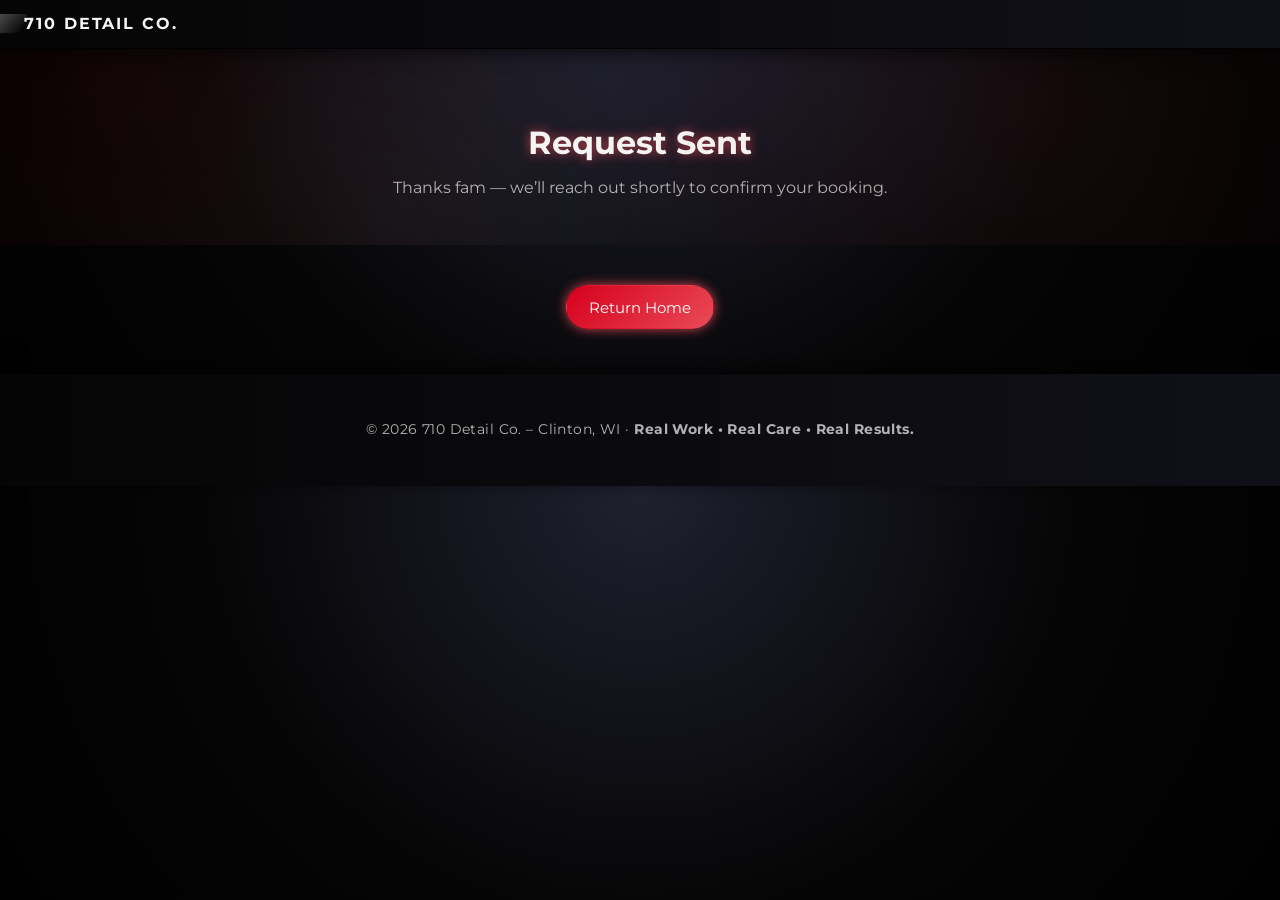
<file: thankyou.html>
<!DOCTYPE html>
<html lang="en">
<head>
  <meta charset="UTF-8">
  <title>Request Sent — 710 Detail Co.</title>

  <!-- Meta -->
  <meta name="viewport" content="width=device-width, initial-scale=1">
  <meta name="description" content="Your detailing request has been sent. 710 Detail Co. will reach out shortly to confirm your booking.">
  <meta property="og:image" content="images/og-image.jpg" loading="lazy">
  <!-- Styles -->
  <link rel="stylesheet" href="style.css">

  <!-- Favicon -->
  <link rel="icon" type="image/png" href="images/favicon.png">

</head>

<body class="theme-dark">

  <!-- Header -->
  <header class="site-header fade-in">
    <div class="logo" id="logoTap">710 Detail Co.</div>
  </header>

  <!-- Main -->
  <main>

    <!-- Hero -->
    <section class="page-hero fade-in">
      <h1>Request Sent</h1>
      <p>Thanks fam — we’ll reach out shortly to confirm your booking.</p>
      <div class="confetti-layer confetti-soft"></div>
    </section>

    <!-- Return Button -->
    <section class="content-section center fade-in">
      <a href="index.html" class="btn-primary btn-glow">Return Home</a>
    </section>

  </main>

  <!-- Footer -->
  <footer class="site-footer fade-in">
    <p>© 2026 710 Detail Co. – Clinton, WI · <strong>Real Work • Real Care • Real Results.<strong></p>
  </footer>

  <div class="easter-egg" id="easterEgg">Whoop Whoop!</div>

  <script src="script.js"></script>
</body>
</html>
</file>
<file: style.css>
@import url('https://fonts.googleapis.com/css2?family=Montserrat:wght@300;400;600;700&display=swap');

/* --------------------------------------------------
   ROOT THEME VARIABLES
-------------------------------------------------- */
:root {
  --bg: #050505;
  --bg-alt: #101018;
  --fg: #f5f5f5;
  --fg-muted: #b3b3b3;

  --red: #d6001c;
  --red-light: #e94a57;
  --red-dark: #8b0e17;

  --faygo-orange: #ff7a1a;
  --faygo-grape: #6b2bbf;

  --border: #2a2a35;
  --shadow-soft: 0 8px 20px rgba(0, 0, 0, 0.4);
}

/* --------------------------------------------------
   GLOBAL
-------------------------------------------------- */
*,
*::before,
*::after {
  box-sizing: border-box;
}

body.theme-dark {
  margin: 0;
  font-family: 'Montserrat', system-ui, sans-serif;
  background: radial-gradient(circle at top, #202030 0%, #050505 55%, #000 100%);
  color: var(--fg);
}

/* --------------------------------------------------
   HEADER / NAV
-------------------------------------------------- */
.site-header {
  display: flex;
  align-items: center;
  justify-content: space-between;
  padding: 0.9rem 1.5rem;
  border-bottom: 1px solid #000;
  position: sticky;
  top: 0;
  background: linear-gradient(to right, #050505, #101018);
  backdrop-filter: blur(10px);
  z-index: 10;
  box-shadow: 0 4px 18px rgba(0,0,0,0.6);
}

.logo {
  font-weight: 700;
  letter-spacing: 0.12em;
  cursor: pointer;
  text-transform: uppercase;
  position: relative;
  color: var(--fg);
}

/* Gloss sweep */
.logo::after {
  content: "";
  position: absolute;
  top: 0;
  left: -120%;
  width: 120%;
  height: 100%;
  background: linear-gradient(120deg, transparent, rgba(255,255,255,0.7), transparent);
  transform: skewX(-20deg);
  animation: shine 3s infinite;
}

@keyframes shine {
  0% { left: -120%; }
  50% { left: 120%; }
  100% { left: 120%; }
}

.nav-links {
  list-style: none;
  display: flex;
  gap: 1rem;
  margin: 0;
  padding: 0;
}

.nav-links a {
  text-decoration: none;
  color: var(--fg-muted);
  font-size: 0.85rem;
  text-transform: uppercase;
  letter-spacing: 0.12em;
  transition: color 0.2s ease, text-shadow 0.2s ease;
}

.nav-links a.active {
  color: var(--red-light);
  text-shadow: 0 0 8px rgba(233,74,87,0.8);
}

.nav-links a:hover {
  color: var(--fg);
  text-shadow: 0 0 6px rgba(255,255,255,0.7);
}

.nav-toggle {
  display: none;
  background: none;
  border: none;
  font-size: 1.4rem;
  cursor: pointer;
  color: var(--fg);
}

/* --------------------------------------------------
   HERO SECTION
-------------------------------------------------- */
.hero {
  padding: 3rem 1.5rem;
  position: relative;
}

.hero-comic {
  background:
    radial-gradient(circle at top left, #202030 0%, transparent 50%),
    radial-gradient(circle at bottom right, #101018 0%, transparent 55%),
    linear-gradient(to bottom, #050505 0%, #000 100%);
}

.hero-inner {
  max-width: 1100px;
  margin: 0 auto;
  display: grid;
  grid-template-columns: minmax(0, 1.4fr) minmax(0, 1fr);
  gap: 2.5rem;
  align-items: center;
}

.hero-content h1 {
  font-size: 2.6rem;
  margin-bottom: 1rem;
}

.hero-content p {
  font-size: 1.05rem;
  margin-bottom: 1.5rem;
  color: var(--fg-muted);
}

.hero-buttons {
  display: flex;
  gap: 0.75rem;
  flex-wrap: wrap;
}

/* --------------------------------------------------
   BUTTONS
-------------------------------------------------- */
.btn-primary,
.btn-outline {
  display: inline-block;
  padding: 0.7rem 1.4rem;
  border-radius: 999px;
  font-size: 0.95rem;
  text-decoration: none;
  cursor: pointer;
  border: 1px solid transparent;
  transition: transform 0.2s ease;
}

.btn-primary {
  background: linear-gradient(135deg, var(--red), var(--red-light));
  color: #fff;
}

.btn-outline {
  border-color: var(--red-light);
  color: var(--red-light);
  background: transparent;
}

.btn-glow {
  box-shadow: 0 0 12px rgba(233,74,87,0.9);
}

.btn-glow-soft {
  box-shadow: 0 0 8px rgba(233,74,87,0.6);
}

.btn-primary:hover,
.btn-outline:hover {
  transform: translateY(-2px);
}

/* Wicked Shine button */
.btn-wicked {
  background: linear-gradient(135deg, var(--faygo-orange), var(--faygo-grape));
  color: #fff;
  box-shadow: 0 0 12px rgba(255, 120, 30, 0.7);
}

/* Fam Discount button */
.fam-btn {
  background: var(--red);
  color: #fff;
}

/* --------------------------------------------------
   COMIC CAR ILLUSTRATION
-------------------------------------------------- */
.hero-illustration {
  position: relative;
  min-height: 220px;
}

.comic-car {
  position: relative;
  width: 260px;
  height: 140px;
  margin: 0 auto;
  transform: skewX(-4deg);
}

.car-body {
  position: absolute;
  bottom: 30px;
  left: 10px;
  width: 240px;
  height: 60px;
  background: linear-gradient(135deg, #2b2b35, #3b3b45);
  border-radius: 18px 28px 12px 24px;
  box-shadow: 0 10px 20px rgba(0,0,0,0.7);
}

.car-window {
  position: absolute;
  bottom: 60px;
  left: 40px;
  width: 140px;
  height: 35px;
  background: linear-gradient(135deg, #4f5f7f, #9fb3d9);
  border-radius: 16px 20px 10px 10px;
}

.car-wheel {
  position: absolute;
  bottom: 10px;
  width: 40px;
  height: 40px;
  background: #111;
  border-radius: 50%;
  box-shadow: 0 4px 10px rgba(0,0,0,0.9);
}

.car-wheel-left { left: 35px; }
.car-wheel-right { right: 35px; }

.washer-character {
  position: absolute;
  right: -40px;
  bottom: 60px;
}

.char-head {
  width: 26px;
  height: 26px;
  background: #f5f5f5;
  border-radius: 50%;
  box-shadow: 0 0 10px rgba(255,255,255,0.6);
}

.char-body {
  width: 18px;
  height: 40px;
  background: var(--red);
  border-radius: 10px;
  margin: 2px auto 0;
}

.char-arm {
  width: 32px;
  height: 6px;
  background: #f5f5f5;
  border-radius: 6px;
  position: relative;
  left: 10px;
  top: -6px;
}

.char-wand {
  width: 40px;
  height: 4px;
  background: #999;
  border-radius: 4px;
  position: relative;
  left: 30px;
  top: -10px;
}

.spray-arc {
  position: absolute;
  width: 80px;
  height: 40px;
  border-top: 2px solid rgba(180,220,255,0.8);
  border-radius: 80px 80px 0 0;
  left: 60px;
  top: -10px;
  box-shadow: 0 0 12px rgba(180,220,255,0.7);
}

/* --------------------------------------------------
   CONFETTI LAYER
-------------------------------------------------- */
.confetti-layer {
  pointer-events: none;
  position: absolute;
  inset: 0;
  background-image:
    radial-gradient(circle at 10% 20%, rgba(193,18,31,0.4) 0, transparent 40%),
    radial-gradient(circle at 80% 30%, rgba(233,74,87,0.35) 0, transparent 45%),
    radial-gradient(circle at 30% 80%, rgba(255,255,255,0.25) 0, transparent 40%);
  opacity: 0.25;
}

.confetti-soft {
  opacity: 0.18;
}

/* --------------------------------------------------
   PAGE HERO
-------------------------------------------------- */
.page-hero {
  padding: 3rem 1.5rem 2rem;
  text-align: center;
  position: relative;
}

.page-hero h1 {
  font-size: 2rem;
  margin-bottom: 0.5rem;
}

.page-hero p {
  color: var(--fg-muted);
}

/* Accent line under h2 */
h2 {
  position: relative;
  padding-bottom: 0.5rem;
}

h2::after {
  content: "";
  position: absolute;
  bottom: 0;
  left: 50%;
  transform: translateX(-50%);
  width: 60px;
  height: 3px;
  background: var(--red-light);
  border-radius: 999px;
  box-shadow: 0 0 10px rgba(233,74,87,0.7);
}

/* --------------------------------------------------
   SPLIT SECTION
-------------------------------------------------- */
.split-section {
  display: grid;
  grid-template-columns: minmax(0, 2fr) minmax(0, 1.3fr);
  gap: 2rem;
  padding: 2.5rem 1.5rem;
  max-width: 960px;
  margin: 0 auto;
}

.split-text p {
  color: var(--fg-muted);
}

.split-highlight {
  background: radial-gradient(circle at top left, #202030 0%, #101018 60%);
  border-radius: 12px 16px 10px 18px;
  padding: 1.5rem;
  box-shadow: var(--shadow-soft);
}

/* --------------------------------------------------
   CARDS
-------------------------------------------------- */
.cards-section {
  padding: 2.5rem 1.5rem 3rem;
  max-width: 960px;
  margin: 0 auto;
}

.cards-section h2 {
  text-align: center;
  margin-bottom: 2rem;
}

.cards-grid {
  display: grid;
  grid-template-columns: repeat(auto-fit, minmax(240px, 1fr));
  gap: 1.5rem;
}

.card {
  border-radius: 14px 16px 12px 18px;
  border: 2px solid #00000060;
  outline: 2px solid #00000040;
  padding: 1.5rem;
  box-shadow: var(--shadow-soft);
  background: radial-gradient(circle at top, #202030 0%, #050505 70%);
  transition: transform 0.25s ease, box-shadow 0.25s ease, border-color 0.25s ease;
}

.card-neon:hover {
  transform: translateY(-6px);
  box-shadow: 0 14px 32px rgba(0,0,0,0.9);
  border-color: var(--red-light);
}

.card p {
  color: var(--fg-muted);
}

.price {
  margin-top: 0.75rem;
  font-weight: 600;
  color: var(--red-light);
}

/* --------------------------------------------------
   CONTENT SECTIONS
-------------------------------------------------- */
.content-section {
  max-width: 720px;
  margin: 0 auto;
  padding: 2.5rem 1.5rem;
}

.content-section.center {
  text-align: center;
}

.bullet-list {
  padding-left: 1.2rem;
  color: var(--fg-muted);
}

/* --------------------------------------------------
   GALLERY
-------------------------------------------------- */
.gallery-grid {
  max-width: 960px;
  margin: 0 auto;
  padding: 2.5rem 1.5rem 3rem;
  display: grid;
  grid-template-columns: repeat(auto-fit, minmax(220px, 1fr));
  gap: 1.5rem;
}

.gallery-item {
  border-radius: 12px;
  border: 1px solid var(--border);
  padding: 1rem;
  box-shadow: var(--shadow-soft);
  background: radial-gradient(circle at top, #202030 0%, #050505 70%);
}

.gallery-label {
  font-size: 0.9rem;
  margin-bottom: 0.75rem;
  color: var(--red-light);
}

.gallery-placeholder {
  border-radius: 8px;
  border: 1px dashed #555;
  padding: 2rem 1rem;
  text-align: center;
  font-size: 0.9rem;
  color: var(--fg-muted);
}

/* --------------------------------------------------
   BOOKING FORM UPGRADE
-------------------------------------------------- */

.contact-form {
  max-width: 520px;
  margin: 0 auto 2.5rem;
  padding: 2rem;
  background: radial-gradient(circle at top, #202030 0%, #050505 70%);
  border-radius: 16px;
  box-shadow: 0 10px 28px rgba(0,0,0,0.7);
  border: 1px solid rgba(255,255,255,0.06);
}

.contact-form .form-group {
  margin-bottom: 1.2rem;
}

.contact-form label {
  display: block;
  margin-bottom: 0.35rem;
  font-size: 0.9rem;
  color: var(--fg-muted);
}

.contact-form input,
.contact-form select,
.contact-form textarea {
  width: 100%;
  padding: 0.7rem 0.8rem;
  border-radius: 10px;
  border: 1px solid var(--border);
  background: #050505;
  color: var(--fg);
  font-size: 0.95rem;
  transition: border-color 0.2s ease, box-shadow 0.2s ease;
}

.contact-form input:focus,
.contact-form select:focus,
.contact-form textarea:focus {
  outline: none;
  border-color: var(--red-light);
  box-shadow: 0 0 10px rgba(233,74,87,0.7);
}

.contact-form button {
  width: 100%;
  margin-top: 1rem;
  padding: 0.9rem;
  font-size: 1rem;
  border-radius: 999px;
}
/* Add‑Ons Dropdown */
#addons {
  background: #050505;
  border: 1px solid var(--border);
  color: var(--fg);
  border-radius: 10px;
  padding: 0.7rem 0.8rem;
  font-size: 0.95rem;
  transition: border-color 0.2s ease, box-shadow 0.2s ease;
}

#addons:focus {
  outline: none;
  border-color: var(--red-light);
  box-shadow: 0 0 10px rgba(233,74,87,0.7);
}

/* --------------------------------------------------
   FOOTER
-------------------------------------------------- */
.site-footer {
  border-top: 1px solid #000;
  padding: 2rem 1.5rem;
  text-align: center;
  font-size: 0.9rem;
  color: var(--fg-muted);
  background: linear-gradient(to right, #050505, #101018);
  letter-spacing: 0.03em;
}

/* --------------------------------------------------
   EASTER EGG
-------------------------------------------------- */
.easter-egg {
  position: fixed;
  bottom: 1rem;
  right: 1rem;
  background: var(--red);
  color: #fff;
  padding: 0.5rem 0.9rem;
  border-radius: 999px;
  font-size: 0.85rem;
  opacity: 0;
  pointer-events: none;
  transition: opacity 0.25s ease;
  box-shadow: 0 0 12px rgba(193,18,31,0.9);
}

/* --------------------------------------------------
   FADE-IN ANIMATION
-------------------------------------------------- */
.fade-in {
  opacity: 0;
  transform: translateY(20px);
  transition: all 0.6s ease;
}

.fade-in.visible {
  opacity: 1;
  transform: translateY(0);
}

/* --------------------------------------------------
   MOBILE
-------------------------------------------------- */
@media (max-width: 768px) {
  .hero-inner {
    grid-template-columns: 1fr;
  }

  .hero-illustration {
    margin-top: 1.5rem;
  }

  .split-section {
    grid-template-columns: 1fr;
  }

  .nav-toggle {
    display: inline-block;
  }

  .nav-links {
    position: absolute;
    top: 2.8rem;
    right: 0;
    background: #050505;
    flex-direction: column;
    align-items: flex-start;
    padding: 0.75rem 1rem;
    border-radius: 12px;
    border: 1px solid #000;
    box-shadow: 0 10px 24px rgba(0,0,0,0.9);
    display: none;
  }

  .nav-links.show {
    display: flex;
  }
}
/* --------------------------------------------------
   EASTER EGGS — ADDITIONS
-------------------------------------------------- */

/* Faygo splash effect */
.btn-wicked.faygo-splash::after {
  content: "";
  position: absolute;
  inset: -6px;
  border-radius: 999px;
  background:
    radial-gradient(circle at 20% 30%, rgba(255,122,26,0.7) 0, transparent 40%),
    radial-gradient(circle at 70% 60%, rgba(107,43,191,0.7) 0, transparent 45%);
  opacity: 0.9;
  pointer-events: none;
}

/* Graffiti hover tags */
.tagged-word {
  position: relative;
  display: inline-block;
}

.tagged-word::after {
  content: "";
  position: absolute;
  left: 0;
  right: 0;
  bottom: -0.15em;
  height: 0.18em;
  background: linear-gradient(135deg, var(--red-light), var(--red-dark));
  border-radius: 999px;
  transform: scaleX(0.2) skewX(-20deg);
  opacity: 0;
  transition: transform 0.2s ease, opacity 0.2s ease;
}

.tagged-word:hover::after {
  transform: scaleX(1) skewX(-20deg);
  opacity: 1;
}

/* Konami mode */
body.konami-mode {
  background: radial-gradient(circle at center, #3b000f 0%, #050505 40%, #000 100%);
}

.wicked-badge {
  position: fixed;
  top: 1rem;
  left: 1rem;
  background: rgba(0,0,0,0.8);
  color: #fff;
  padding: 0.4rem 0.8rem;
  border-radius: 999px;
  font-size: 0.8rem;
  letter-spacing: 0.08em;
  text-transform: uppercase;
  box-shadow: 0 0 10px rgba(214,0,28,0.8);
  z-index: 20;
}

/* Carnival mode */
body.carnival-mode {
  background: radial-gradient(circle at top, #4a0018 0%, #050505 50%, #000 100%);
}

/* Underground mode */
body.underground-mode {
  background: radial-gradient(circle at top, #200000 0%, #050505 60%, #000 100%);
}

/* Wisdom tip popup */
.wisdom-tip {
  position: fixed;
  bottom: 1rem;
  left: 1rem;
  background: rgba(5,5,5,0.95);
  color: #fff;
  padding: 0.6rem 1rem;
  border-radius: 10px;
  font-size: 0.85rem;
  box-shadow: 0 0 12px rgba(0,0,0,0.8);
  z-index: 20;
}
/* --------------------------------------------------
   WICKED SHINE — COMIC NEON EMBLEM
-------------------------------------------------- */

.wicked-emblem {
  display: none;
  position: absolute;
  top: 20px;
  left: 50%;
  transform: translateX(-50%);
  width: 240px;
  height: 240px;
  border-radius: 50%;
  background:
    radial-gradient(circle at center, rgba(255,0,60,0.9) 0%, rgba(80,0,20,0.9) 60%, rgba(0,0,0,0.8) 100%);
  box-shadow:
    0 0 25px rgba(255,0,60,0.9),
    0 0 45px rgba(255,0,60,0.7),
    inset 0 0 25px rgba(255,255,255,0.2);
  z-index: 5;
  animation: wickedPulse 2.2s infinite ease-in-out;
}

#menuButton {
    position: relative;
    z-index: 10;
}

/* Neon spray arc */
.wicked-emblem::before {
  content: "";
  position: absolute;
  top: -20px;
  left: 50%;
  transform: translateX(-50%) rotate(-10deg);
  width: 180px;
  height: 90px;
  border-top: 4px solid rgba(255,120,255,0.9);
  border-radius: 180px 180px 0 0;
  box-shadow: 0 0 18px rgba(255,120,255,0.9);
}

/* Neon text */
.wicked-emblem::after {
  content: "DIAMOND RAIN";
  position: absolute;
  bottom: 35px;
  left: 50%;
  transform: translateX(-50%);
  font-size: 1.4rem;
  font-weight: 700;
  letter-spacing: 0.12em;
  color: #fff;
  text-shadow:
    0 0 8px rgba(255,0,60,1),
    0 0 14px rgba(255,0,60,0.9),
    0 0 22px rgba(255,0,60,0.7);
}

@keyframes wickedPulse {
  0% { box-shadow: 0 0 25px rgba(255,0,60,0.9), 0 0 45px rgba(255,0,60,0.7); }
  50% { box-shadow: 0 0 35px rgba(255,0,60,1), 0 0 65px rgba(255,0,60,0.9); }
  100% { box-shadow: 0 0 25px rgba(255,0,60,0.9), 0 0 45px rgba(255,0,60,0.7); }
}
.hero-illustration {
  position: relative;
}
.wicked-emblem {
  display: none;
  position: absolute;
  top: 20px;
  left: 50%;
  transform: translateX(-50%);
  z-index: 50;
}
/* --------------------------------------------------
   WICKED SHINE PANEL (MISSING FROM YOUR CSS)
-------------------------------------------------- */

.wicked-panel {
  position: fixed;
  top: 0;
  right: -350px; /* hidden off-screen */
  width: 350px;
  height: 100%;
  background: #111;
  color: #fff;
  padding: 25px;
  box-shadow: -5px 0 20px rgba(0,0,0,0.5);
  transition: right 0.4s ease;
  z-index: 999;
}

.wicked-panel.open {
  right: 0; /* slides in */
}

.wicked-overlay {
  position: fixed;
  inset: 0;
  background: rgba(0,0,0,0.6);
  opacity: 0;
  pointer-events: none;
  transition: opacity 0.3s ease;
  z-index: 998;
}

.wicked-overlay.show {
  opacity: 1;
  pointer-events: auto;
}
.nav-links a {
  transition: color 0.2s ease, text-shadow 0.2s ease, transform 0.2s ease;
}

.nav-links a:hover {
  transform: translateY(-2px);
}
body {
  animation: fadeSite 0.6s ease;
}

@keyframes fadeSite {
  from { opacity: 0; }
  to { opacity: 1; }
}
.site-footer {
  box-shadow: 0 -4px 18px rgba(0,0,0,0.6);
}
.card:hover {
  border-color: var(--red-light);
  box-shadow: 0 0 18px rgba(233,74,87,0.4);
}
.page-hero h1 {
  text-shadow: 0 0 12px rgba(233,74,87,0.8);
}
.section-divider {
  width: 80%;
  height: 2px;
  margin: 2rem auto;
  background: linear-gradient(to right, transparent, var(--red-light), transparent);
  opacity: 0.4;
  border-radius: 999px;
}

.about-accent {
  position: absolute;
  inset: 0;
  pointer-events: none;
  background:
    radial-gradient(circle at 20% 30%, rgba(233,74,87,0.08) 0, transparent 40%),
    radial-gradient(circle at 80% 70%, rgba(255,255,255,0.05) 0, transparent 45%);
  opacity: 0.25;
}

/* --------------------------------------------------
   MAIN LOGO
-------------------------------------------------- */

.main-logo {
    width: 400px;      /* slightly bigger */
    height: auto;
    display: block;
    margin-left: 75px; /* nudges it to the right */
    z-index: 1;
    position: relative;
}
header {
    display: flex;
    align-items: center;
    justify-content: space-between;
}
.main-logo {
    position: relative;
    z-index: 1;
}

#wickedShineBtn {
    position: relative;
    z-index: 10;
}
.hero .diamond-rain {
  position: absolute;
  right: 0;
  bottom: 5%;          /* lift slightly above the section bottom */
  width: 60vw;         /* stretch across toward the text */
  max-width: none;
  object-fit: contain;
  z-index: 3;
  pointer-events: none; /* keeps it non‑interactive */
}
.wicked-image {
  position: absolute;
  right: -105%;          /* pushes the image further right */
  bottom: -38%;           /* keeps it slightly above the section bottom */
  width: 100vw;          /* stretches it wider across the screen */
  max-width: none;
  object-fit: contain;
  z-index: 3;
  pointer-events: none;
}
/* Center all content-section H2s and their red underline */
.content-section h2 {
  position: relative;
  text-align: center;
  margin: 0 auto;
}

/* Red underline, locked to the text center */
.content-section h2::after {
  content: "";
  position: absolute;
  left: 50%;
  transform: translateX(-50%);
  bottom: -0.4rem;      /* adjust up/down as you like */
  width: 60px;          /* length of the red line */
  height: 3px;
  background: #ff2a2a;  /* your red */
}
.split-text h2 {
  position: relative;
  text-align: center;
  margin: 0 auto;
}

/* Red underline for "Shine for the Fam." */
.split-text h2::after {
  content: "";
  position: absolute;
  left: 50%;
  transform: translateX(-50%);
  bottom: -0.4rem;      /* tweak up/down if needed */
  width: 60px;          /* length of the red line */
  height: 3px;
  background: #ff2a2a;
}
/* Diamond Rain Container */
.diamond-rain-container {
  position: absolute;
  top: 0;
  left: 0;
  width: 100vw;
  height: 100%;
  overflow: hidden;
  pointer-events: none;
  z-index: 3;
}

/* Wrapper that rotates + falls */
.diamond-wrapper {
  position: absolute;
  animation: fallAndSpin var(--duration) linear var(--delay) infinite,
             sparkle 2s ease-in-out infinite;
}

/* TRUE GEM SHAPE */
.diamond {
  width: 24px;
  height: 24px;
  background: radial-gradient(circle at 30% 30%, #ffffff 0%, #b8eaff 40%, #7ddfff 100%);
  clip-path: polygon(
    20% 35%,
    35% 10%,
    65% 10%,
    80% 35%,
    100% 60%,
    50% 100%,
    0% 60%
  );
  filter: drop-shadow(0 0 4px rgba(125, 223, 255, 0.6));
  opacity: 0.9;
}

/* Combined falling + spinning */
@keyframes fallAndSpin {
  0% {
    transform: translateY(-120px) rotate(0deg);
    opacity: 1;
  }
  100% {
    transform: translateY(110vh) rotate(360deg);
    opacity: 0;
  }
}

/* Sparkle */
@keyframes sparkle {
  0%, 100% { filter: brightness(1); }
  50% { filter: brightness(1.4); }
}
/* --------------------------------------------------
   SERVICES PAGE — PRICING SECTION
-------------------------------------------------- */

.pricing-section {
  padding: 2.5rem 1.5rem 3rem;
  max-width: 960px;
  margin: 0 auto;
  text-align: center;
}

.pricing-title {
  font-size: 2rem;
  margin-bottom: 2rem;
  text-shadow: 0 0 12px rgba(233,74,87,0.8);
}

.pricing-grid {
  display: grid;
  grid-template-columns: repeat(auto-fit, minmax(260px, 1fr));
  gap: 1.5rem;
}

.price-card {
  background: radial-gradient(circle at top, #202030 0%, #050505 70%);
  border-radius: 14px 16px 12px 18px;
  border: 2px solid #00000060;
  outline: 2px solid #00000040;
  padding: 1.5rem;
  box-shadow: var(--shadow-soft);
  transition: transform 0.25s ease, box-shadow 0.25s ease, border-color 0.25s ease;
}

.price-card:hover {
  transform: translateY(-6px);
  box-shadow: 0 14px 32px rgba(0,0,0,0.9);
  border-color: var(--red-light);
}

.price-card h3 {
  font-size: 1.4rem;
  margin-bottom: 0.5rem;
}

.price-card .price {
  margin-top: 0.75rem;
  font-weight: 600;
  font-size: 1.4rem;
  color: var(--red-light);
  text-shadow: 0 0 8px rgba(233,74,87,0.7);
}

.price-card ul {
  list-style: none;
  padding: 0;
  margin: 1rem 0;
}

.price-card ul li {
  margin: 6px 0;
  color: var(--fg-muted);
  font-size: 0.95rem;
}

/* Add-ons section */
.addons {
  margin-top: 3rem;
  text-align: left;
  max-width: 600px;
  margin-left: auto;
  margin-right: auto;
}

.addons h3 {
  font-size: 1.6rem;
  margin-bottom: 1rem;
  text-align: center;
}

.addons ul {
  list-style: none;
  padding: 0;
}

.addons ul li {
  margin: 8px 0;
  font-size: 1rem;
  color: var(--fg-muted);
}
/* --------------------------------------------------
   POLISHED ADD-ONS SECTION
-------------------------------------------------- */

.addons {
  margin-top: 3rem;
  padding: 2rem 1.5rem;
  background: radial-gradient(circle at top, #202030 0%, #050505 70%);
  border-radius: 16px;
  box-shadow: 0 10px 28px rgba(0,0,0,0.7);
  border: 1px solid rgba(255,255,255,0.06);
  max-width: 700px;
  margin-left: auto;
  margin-right: auto;
}

.addons h3 {
  text-align: center;
  font-size: 1.8rem;
  margin-bottom: 1.2rem;
  color: var(--red-light);
  text-shadow: 0 0 10px rgba(233,74,87,0.7);
}

.addons ul {
  list-style: none;
  padding: 0;
  margin: 0;
}

.addons ul li {
  background: rgba(255,255,255,0.05);
  padding: 0.75rem 1rem;
  margin: 0.5rem 0;
  border-radius: 10px;
  font-size: 1rem;
  color: var(--fg-muted);
  border: 1px solid rgba(255,255,255,0.08);
  transition: transform 0.2s ease, box-shadow 0.2s ease;
}

.addons ul li:hover {
  transform: translateY(-3px);
  box-shadow: 0 0 12px rgba(233,74,87,0.4);
  border-color: var(--red-light);
  color: #fff;
}
/* --------------------------------------------------
   SERVICE AREA SECTION
-------------------------------------------------- */

.service-area-section {
  max-width: 960px;
  margin: 0 auto;
  padding: 2.5rem 1.5rem 3rem;
  text-align: center;
}

.service-area-tagline {
  color: var(--fg-muted);
  margin-bottom: 2rem;
  font-size: 1.05rem;
}

.service-area-grid {
  display: grid;
  grid-template-columns: repeat(auto-fit, minmax(260px, 1fr));
  gap: 1.5rem;
}

.service-area-list {
  background: radial-gradient(circle at top, #202030 0%, #050505 70%);
  padding: 1.5rem;
  border-radius: 14px;
  box-shadow: var(--shadow-soft);
  border: 1px solid rgba(255,255,255,0.06);
  text-align: left;
}

.service-area-list h3 {
  color: var(--red-light);
  margin-bottom: 0.75rem;
  text-shadow: 0 0 10px rgba(233,74,87,0.7);
}

.service-area-list ul {
  list-style: none;
  padding: 0;
  margin: 0;
}

.service-area-list ul li {
  margin: 0.4rem 0;
  color: var(--fg-muted);
  font-size: 0.95rem;
}

.service-area-map {
  background: radial-gradient(circle at top, #202030 0%, #050505 70%);
  padding: 1.5rem;
  border-radius: 14px;
  box-shadow: var(--shadow-soft);
  border: 1px solid rgba(255,255,255,0.06);
}

.service-area-map h3 {
  color: var(--red-light);
  margin-bottom: 0.75rem;
  text-shadow: 0 0 10px rgba(233,74,87,0.7);
}
/* --------------------------------------------------
   SERVICE AREA — POLISH UPGRADES
-------------------------------------------------- */

/* Glowing divider above the section */
.service-area-section::before {
  content: "";
  display: block;
  width: 80%;
  height: 2px;
  margin: 0 auto 2rem;
  background: linear-gradient(to right, transparent, var(--red-light), transparent);
  opacity: 0.45;
  border-radius: 999px;
}

/* Subtle underground background accent */
.service-area-section {
  position: relative;
}

.service-area-section::after {
  content: "";
  position: absolute;
  inset: 0;
  pointer-events: none;
  background:
    radial-gradient(circle at 20% 30%, rgba(233,74,87,0.08) 0, transparent 40%),
    radial-gradient(circle at 80% 70%, rgba(255,255,255,0.05) 0, transparent 45%);
  opacity: 0.25;
  z-index: -1;
}
/* --------------------------------------------------
   SERVICE AREA — ICONS
-------------------------------------------------- */

/* Base icon style */
.service-area-list::before,
.service-area-map::before {
  content: "";
  position: absolute;
  top: -12px;
  left: -12px;
  width: 38px;
  height: 38px;
  border-radius: 50%;
  background: radial-gradient(circle, var(--red-light), var(--red-dark));
  box-shadow: 0 0 12px rgba(233,74,87,0.7);
  opacity: 0.85;
  animation: pulseIcon 2.4s infinite ease-in-out;
}

/* Positioning fix */
.service-area-list,
.service-area-map {
  position: relative;
}

/* Different icons for each card */
.service-area-list:nth-child(1)::before {
  background-image: url('images/icon-city.png');
  background-size: 60%;
  background-repeat: no-repeat;
  background-position: center;
}

.service-area-list:nth-child(2)::before {
  background-image: url('images/icon-county.png');
  background-size: 60%;
  background-repeat: no-repeat;
  background-position: center;
}

.service-area-map::before {
  background-image: url('images/icon-map.png');
  background-size: 60%;
  background-repeat: no-repeat;
  background-position: center;
}

/* Soft pulsing animation */
@keyframes pulseIcon {
  0% { transform: scale(1); opacity: 0.85; }
  50% { transform: scale(1.15); opacity: 1; }
  100% { transform: scale(1); opacity: 0.85; }
}
/* --------------------------------------------------
   HOME PAGE — MOBILE OPTIMIZATION
-------------------------------------------------- */

@media (max-width: 768px) {

  /* HERO SPACING FIX */
  .hero {
    padding: 2rem 1rem 1.5rem;
  }

  .hero-content h1 {
    font-size: 1.9rem;
    line-height: 1.2;
  }

  .hero-content p {
    font-size: 0.95rem;
    margin-bottom: 1.2rem;
  }

  /* BUTTON STACKING FIX */
  .hero-buttons {
    flex-direction: column;
    gap: 0.7rem;
  }

  .hero-buttons a,
  .hero-buttons button {
    width: 100%;
    text-align: center;
  }

  /* LOGO ALIGNMENT FIX */
  .logo {
    font-size: 1rem;
    letter-spacing: 0.08em;
    margin-right: auto;
  }

  /* NAV TOGGLE FIX */
  .nav-toggle {
    font-size: 1.6rem;
    padding: 0.2rem;
  }

  /* HERO ILLUSTRATION FIX */
  .main-logo {
    width: 70%;
    margin: 0 auto;
    display: block;
  }

  /* WICKED SHINE PANEL FIX */
  .wicked-panel {
    width: 85%;
    right: -85%;
  }

  .wicked-panel.open {
    right: 0;
  }

  /* DIAMOND RAIN FIX */
  .diamond-rain-container {
    overflow: hidden;
  }

  .diamond-wrapper {
    transform: scale(0.75);
  }

  /* SPLIT SECTION FIX */
  .split-section {
    padding: 1.8rem 1rem;
    gap: 1.2rem;
  }

  /* CARDS SECTION FIX */
  .cards-grid {
    gap: 1rem;
  }

  .card {
    padding: 1.2rem;
  }

  /* FOOTER FIX */
  .site-footer {
    padding: 1.5rem 1rem;
  }
}
/* --------------------------------------------------
   CONTACT PAGE — MOBILE OPTIMIZATION
-------------------------------------------------- */

@media (max-width: 768px) {

  /* HERO SPACING FIX */
  .page-hero {
    padding: 2rem 1rem 1.2rem;
  }

  .page-hero h1 {
    font-size: 1.8rem;
    margin-bottom: 0.4rem;
  }

  .page-hero p {
    font-size: 0.95rem;
  }

  /* SERVICE AREA FIX */
  .service-area-section {
    padding: 2rem 1rem;
  }

  .service-area-grid {
    gap: 1rem;
  }

  .service-area-list,
  .service-area-map {
    padding: 1.2rem;
  }

  .service-area-map iframe {
    height: 200px;
  }

  /* CONTACT FORM FIX */
  .contact-form {
    padding: 1.5rem;
    margin-top: 1.5rem;
  }

  .form-group {
    margin-bottom: 1rem;
  }

  .contact-form label {
    font-size: 0.85rem;
  }

  .contact-form input,
  .contact-form select,
  .contact-form textarea {
    padding: 0.65rem 0.75rem;
    font-size: 0.9rem;
  }

  /* SUBMIT BUTTON FIX */
  .contact-form button {
    width: 100%;
    padding: 0.85rem;
    font-size: 1rem;
  }

  /* CONTACT INFO FIX */
  .contact-info {
    margin-top: 2rem;
    padding: 1rem;
    text-align: center;
  }

  .contact-info h2 {
    font-size: 1.3rem;
    margin-bottom: 0.6rem;
  }

  .contact-info p {
    font-size: 0.9rem;
  }

  /* FOOTER FIX */
  .site-footer {
    padding: 1.5rem 1rem;
  }
}
/* --------------------------------------------------
   FAM PAGE — MOBILE OPTIMIZATION
-------------------------------------------------- */

@media (max-width: 768px) {

  /* HERO SPACING FIX */
  .page-hero {
    padding: 2rem 1rem 1.2rem;
  }

  .page-hero h1 {
    font-size: 1.9rem;
    margin-bottom: 0.4rem;
  }

  .page-hero p {
    font-size: 0.95rem;
    margin-bottom: 1rem;
  }

  /* CONFETTI FIX */
  .confetti-layer {
    overflow: hidden;
    transform: scale(0.85);
  }

  /* CONTENT SECTION FIX */
  .content-section {
    padding: 1.8rem 1rem;
    text-align: center;
  }

  .content-section h2 {
    font-size: 1.4rem;
    margin-bottom: 0.6rem;
  }

  .content-section p {
    font-size: 0.95rem;
    line-height: 1.45;
  }

  /* LOGO ALIGNMENT FIX */
  .logo {
    font-size: 1rem;
    letter-spacing: 0.08em;
    margin-right: auto;
  }

  /* NAV TOGGLE FIX */
  .nav-toggle {
    font-size: 1.6rem;
    padding: 0.2rem;
  }

  /* FOOTER FIX */
  .site-footer {
    padding: 1.5rem 1rem;
    text-align: center;
  }
}
/* --------------------------------------------------
   GALLERY PAGE — MOBILE OPTIMIZATION
-------------------------------------------------- */

@media (max-width: 768px) {

  /* HERO FIX */
  .page-hero {
    padding: 2rem 1rem 1.2rem;
  }

  .page-hero h1 {
    font-size: 1.9rem;
    margin-bottom: 0.4rem;
  }

  .page-hero p {
    font-size: 0.95rem;
  }

  /* GALLERY GRID FIX */
  .gallery-grid {
    padding: 1.5rem 1rem;
    gap: 1rem;
    grid-template-columns: 1fr;
  }

  .gallery-item {
    padding: 1rem;
    border-radius: 12px;
  }

  .gallery-label {
    font-size: 0.9rem;
    margin-bottom: 0.5rem;
    text-align: center;
  }

  .gallery-placeholder {
    height: 160px;
    font-size: 0.85rem;
    display: flex;
    align-items: center;
    justify-content: center;
  }

  /* LOGO ALIGNMENT FIX */
  .logo {
    font-size: 1rem;
    letter-spacing: 0.08em;
    margin-right: auto;
  }

  /* NAV TOGGLE FIX */
  .nav-toggle {
    font-size: 1.6rem;
    padding: 0.2rem;
  }

  /* FOOTER FIX */
  .site-footer {
    padding: 1.5rem 1rem;
    text-align: center;
  }
}
/* --------------------------------------------------
   PRIVACY POLICY PAGE — MOBILE OPTIMIZATION
-------------------------------------------------- */

@media (max-width: 768px) {

  /* CONTENT SECTION FIX */
  .content-section {
    padding: 2rem 1rem;
    text-align: center;
  }

  .content-section h1 {
    font-size: 1.8rem;
    margin-bottom: 0.6rem;
  }

  .content-section p {
    font-size: 0.95rem;
    line-height: 1.45;
    max-width: 600px;
    margin: 0 auto;
  }

  /* LOGO ALIGNMENT FIX */
  .logo {
    font-size: 1rem;
    letter-spacing: 0.08em;
    margin-right: auto;
  }

  /* NAV TOGGLE FIX */
  .nav-toggle {
    font-size: 1.6rem;
    padding: 0.2rem;
  }

  /* FOOTER FIX */
  .site-footer {
    padding: 1.5rem 1rem;
    text-align: center;
  }
}
/* --------------------------------------------------
   SERVICES PAGE — MOBILE OPTIMIZATION
-------------------------------------------------- */

@media (max-width: 768px) {

  /* HERO FIX */
  .page-hero {
    padding: 2rem 1rem 1.2rem;
  }

  .page-hero h1 {
    font-size: 1.9rem;
    margin-bottom: 0.4rem;
  }

  .page-hero p {
    font-size: 0.95rem;
  }

  /* PRICING SECTION FIX */
  .pricing-section {
    padding: 2rem 1rem;
  }

  .pricing-title {
    font-size: 1.6rem;
    margin-bottom: 1.2rem;
    text-align: center;
  }

  .pricing-grid {
    grid-template-columns: 1fr;
    gap: 1rem;
  }

  .price-card {
    padding: 1.2rem;
    border-radius: 12px;
  }

  .price-card h3 {
    font-size: 1.2rem;
    margin-bottom: 0.4rem;
  }

  .price-card .price {
    font-size: 1.1rem;
    margin-bottom: 0.6rem;
  }

  .price-card ul li {
    font-size: 0.9rem;
    margin-bottom: 0.35rem;
  }

  .price-card a {
    width: 100%;
    text-align: center;
    margin-top: 0.8rem;
  }

  /* ADD-ONS FIX */
  .addons {
    margin-top: 2rem;
    padding: 1.2rem;
    text-align: center;
  }

  .addons h3 {
    font-size: 1.3rem;
    margin-bottom: 0.6rem;
  }

  .addons ul li {
    font-size: 0.9rem;
    margin-bottom: 0.4rem;
  }

  /* CUSTOM REQUEST FIX */
  .content-section.center {
    padding: 1.8rem 1rem;
    text-align: center;
  }

  .content-section.center p {
    font-size: 0.95rem;
  }

  /* LOGO ALIGNMENT FIX */
  .logo {
    font-size: 1rem;
    letter-spacing: 0.08em;
    margin-right: auto;
  }

  /* NAV TOGGLE FIX */
  .nav-toggle {
    font-size: 1.6rem;
    padding: 0.2rem;
  }

  /* FOOTER FIX */
  .site-footer {
    padding: 1.5rem 1rem;
    text-align: center;
  }
}
/* --------------------------------------------------
   REQUEST SENT PAGE — MOBILE OPTIMIZATION
-------------------------------------------------- */

@media (max-width: 768px) {

  /* HERO FIX */
  .page-hero {
    padding: 2rem 1rem 1.2rem;
    text-align: center;
  }

  .page-hero h1 {
    font-size: 1.9rem;
    margin-bottom: 0.4rem;
  }

  .page-hero p {
    font-size: 0.95rem;
    margin-bottom: 1rem;
  }

  /* CONFETTI FIX */
  .confetti-layer {
    overflow: hidden;
    transform: scale(0.85);
  }

  /* RETURN BUTTON FIX */
  .content-section.center {
    padding: 1.8rem 1rem;
  }

  .content-section.center a {
    width: 100%;
    text-align: center;
    padding: 0.85rem;
    font-size: 1rem;
    display: inline-block;
  }

  /* LOGO ALIGNMENT FIX */
  .logo {
    font-size: 1rem;
    letter-spacing: 0.08em;
    margin-right: auto;
  }

  /* FOOTER FIX */
  .site-footer {
    padding: 1.5rem 1rem;
    text-align: center;
  }
}
/* --------------------------------------------------
   ABOUT PAGE — MOBILE OPTIMIZATION
-------------------------------------------------- */

@media (max-width: 768px) {

  /* HERO FIX */
  .page-hero {
    padding: 2rem 1rem 1.2rem;
    text-align: center;
  }

  .page-hero h1 {
    font-size: 1.8rem;
    margin-bottom: 0.4rem;
  }

  .page-hero p {
    font-size: 0.95rem;
    margin-bottom: 1rem;
  }

  /* CONFETTI FIX */
  .confetti-layer {
    overflow: hidden;
    transform: scale(0.85);
  }

  /* BACKGROUND ACCENT FIX */
  .about-accent {
    transform: scale(0.75);
    opacity: 0.25;
  }

  /* SECTION DIVIDER FIX */
  .section-divider {
    margin: 1.5rem auto;
    height: 2px;
    width: 70%;
  }

  /* CONTENT SECTION FIX */
  .content-section {
    padding: 1.8rem 1rem;
  }

  .content-section h2 {
    font-size: 1.4rem;
    margin-bottom: 0.6rem;
    text-align: center;
  }

  .content-section p {
    font-size: 0.95rem;
    line-height: 1.45;
  }

  /* CENTERED SECTIONS FIX */
  .content-section.center {
    text-align: center;
  }

  /* BULLET LIST FIX */
  .bullet-list {
    padding-left: 1rem;
  }

  .bullet-list li {
    font-size: 0.95rem;
    margin-bottom: 0.4rem;
  }

  /* TIMELINE FIX */
  .bullet-list li strong {
    font-size: 1rem;
  }

  /* LOGO ALIGNMENT FIX */
  .logo {
    font-size: 1rem;
    letter-spacing: 0.08em;
    margin-right: auto;
  }

  /* NAV TOGGLE FIX */
  .nav-toggle {
    font-size: 1.6rem;
    padding: 0.2rem;
  }

  /* FOOTER FIX */
  .site-footer {
    padding: 1.5rem 1rem;
    text-align: center;
  }
}
/* --------------------------------------------------
   MOBILE ANIMATION OPTIMIZATION
-------------------------------------------------- */

@media (max-width: 768px) {

  /* Reduce fade-in duration */
  .fade-in {
    animation-duration: 0.6s;
    animation-timing-function: ease-out;
  }

  /* Confetti optimization */
  .confetti-layer,
  .confetti-soft {
    transform: scale(0.75);
    opacity: 0.7;
    overflow: hidden;
  }

  /* Diamond Rain optimization */
  .diamond-wrapper {
    transform: scale(0.65);
    opacity: 0.85;
  }

  /* Reduce diamond fall speed */
  @keyframes diamondFall {
    0% { transform: translateY(-10vh); }
    100% { transform: translateY(85vh); }
  }

  /* Wicked emblem pulse optimization */
  .wicked-emblem {
    animation-duration: 1.8s;
    animation-timing-function: ease-in-out;
    opacity: 0.85;
  }

  /* Glow reduction */
  .btn-glow,
  .btn-glow-soft {
    box-shadow: 0 0 12px rgba(233,74,87,0.5);
  }

  /* Disable heavy hover animations on mobile */
  .card-neon:hover,
  .price-card:hover {
    transform: none;
    box-shadow: none;
  }

  /* Comic car float optimization */
  .main-logo {
    animation-duration: 3s;
    animation-timing-function: ease-in-out;
  }

  /* Section divider glow reduction */
  .section-divider {
    opacity: 0.4;
  }

  /* Background accent optimization */
  .about-accent {
    transform: scale(0.7);
    opacity: 0.2;
  }
}
/* --------------------------------------------------
   CONFETTI — MOBILE REFINEMENT
-------------------------------------------------- */

@media (max-width: 768px) {

  .confetti-layer,
  .confetti-soft {
    transform: scale(0.7);
    opacity: 0.65;
    overflow: hidden;
  }

  /* Faster fade */
  .confetti-piece {
    animation-duration: 1.2s !important;
  }
}
/* --------------------------------------------------
   DIAMOND RAIN — MOBILE REFINEMENT
-------------------------------------------------- */

@media (max-width: 768px) {

  .diamond-rain-container {
    overflow: hidden;
    transform: scale(0.7);
  }

  .diamond-wrapper {
    opacity: 0.75;
    transform: scale(0.6);
  }

  /* Faster, smoother fall */
  @keyframes diamondFall {
    0% { transform: translateY(-8vh); }
    100% { transform: translateY(70vh); }
  }
}
/* --------------------------------------------------
   WICKED SHINE PANEL — MOBILE REFINEMENT
-------------------------------------------------- */

@media (max-width: 768px) {

  .wicked-panel {
    width: 85%;
    right: -85%;
    transition: right 0.35s ease-out;
    box-shadow: 0 0 18px rgba(233,74,87,0.35);
  }

  .wicked-panel.open {
    right: 0;
  }

  .wicked-overlay {
    transition: opacity 0.25s ease-out;
  }
}
/* --------------------------------------------------
   BUTTON GLOW — MOBILE REFINEMENT
-------------------------------------------------- */

@media (max-width: 768px) {

  .btn-glow,
  .btn-glow-soft {
    box-shadow: 0 0 12px rgba(233,74,87,0.45);
    animation-duration: 1.4s;
  }

  /* Disable hover zoom */
  .btn-primary:hover,
  .btn-outline:hover {
    transform: none;
  }
}
/* --------------------------------------------------
   MOBILE LOAD SPEED OPTIMIZATION
-------------------------------------------------- */

@media (max-width: 768px) {

  /* Reduce heavy shadows */
  .card-neon,
  .price-card,
  .service-area-list,
  .service-area-map {
    box-shadow: 0 0 12px rgba(0,0,0,0.35);
  }

  /* Reduce transitions */
  * {
    transition-duration: 0.25s;
  }

  /* Disable slow hover transitions */
  a:hover,
  button:hover {
    transform: none;
  }

  /* Reduce glow intensity */
  .btn-glow,
  .btn-glow-soft {
    box-shadow: 0 0 10px rgba(233,74,87,0.45);
  }

  /* Reduce background accent intensity */
  .about-accent {
    opacity: 0.2;
  }
}
/* --------------------------------------------------
   MOBILE IMAGE OPTIMIZATION
-------------------------------------------------- */

@media (max-width: 768px) {

  /* Main logo scaling */
  .main-logo {
    width: 70%;
    height: auto;
  }

  /* Gallery placeholders / images */
  .gallery-placeholder,
  .gallery-item img {
    width: 100%;
    height: auto;
    border-radius: 12px;
  }

  /* Reduce oversized images */
  img {
    max-width: 100%;
    height: auto;
  }

  /* Prevent layout shifts */
  img {
    content-visibility: auto;
  }
}
/* --------------------------------------------------
   MOBILE NAV ANIMATION OPTIMIZATION
-------------------------------------------------- */

@media (max-width: 768px) {

  /* Faster nav toggle animation */
  .nav-links {
    transition: max-height 0.25s ease-out, opacity 0.25s ease-out;
  }

  /* Reduce nav spacing */
  .nav-links li {
    padding: 0.4rem 0;
  }

  /* Reduce nav glow */
  .nav-links a {
    text-shadow: none;
  }

  /* Nav toggle button refinement */
  .nav-toggle {
    font-size: 1.6rem;
    padding: 0.2rem;
    transition: transform 0.15s ease-out;
  }

  /* Disable heavy hover animation */
  .nav-toggle:hover {
    transform: none;
  }
}
/* --------------------------------------------------
   FINAL MOBILE OPTIMIZATION PACK
   Typography • Spacing • Buttons
-------------------------------------------------- */

@media (max-width: 768px) {

  /* ------------------------------
     TYPOGRAPHY OPTIMIZATION
  ------------------------------ */

  h1 {
    font-size: 1.8rem;
    line-height: 1.2;
  }

  h2 {
    font-size: 1.4rem;
    line-height: 1.25;
  }

  h3 {
    font-size: 1.2rem;
    line-height: 1.25;
  }

  p, li {
    font-size: 0.95rem;
    line-height: 1.45;
  }

  strong {
    font-size: 1rem;
  }

  /* Prevent text overflow */
  * {
    word-wrap: break-word;
  }


  /* ------------------------------
     SPACING OPTIMIZATION
  ------------------------------ */

  /* Global section spacing */
  section {
    padding: 1.8rem 1rem;
  }

  /* Reduce divider spacing */
  .section-divider {
    margin: 1.4rem auto;
    height: 2px;
    width: 70%;
  }

  /* Reduce spacing between stacked content */
  .content-section p + p {
    margin-top: 0.8rem;
  }

  /* Bullet list spacing */
  .bullet-list li {
    margin-bottom: 0.4rem;
  }

  /* Hero spacing */
  .page-hero {
    padding: 2rem 1rem 1.2rem;
  }

  /* Footer spacing */
  .site-footer {
    padding: 1.5rem 1rem;
  }


  /* ------------------------------
     BUTTON OPTIMIZATION
  ------------------------------ */

  .btn-primary,
  .btn-outline,
  .btn-glow,
  .btn-glow-soft {
    width: 100%;
    padding: 0.85rem;
    font-size: 1rem;
    text-align: center;
    border-radius: 10px;
  }

  /* Reduce glow intensity */
  .btn-glow,
  .btn-glow-soft {
    box-shadow: 0 0 12px rgba(233,74,87,0.45);
  }

  /* Disable hover zoom on mobile */
  .btn-primary:hover,
  .btn-outline:hover {
    transform: none;
  }

  /* Improve tap responsiveness */
  button,
  a.btn-primary,
  a.btn-outline {
    transition: background-color 0.2s ease-out,
                box-shadow 0.2s ease-out;
  }
}
/* --------------------------------------------------
   FINAL POLISH PACK — MOBILE
   Micro‑Interactions • Smooth Scroll • Dark‑Mode Contrast
-------------------------------------------------- */

@media (max-width: 768px) {

  /* ------------------------------
     ULTRA‑SMOOTH SCROLL BEHAVIOR
  ------------------------------ */

  html {
    scroll-behavior: smooth;
  }

  /* Reduce scroll jank on long pages */
  body {
    overscroll-behavior: contain;
  }


  /* ------------------------------
     MICRO‑INTERACTIONS POLISH
  ------------------------------ */

  /* Soft tap feedback */
  a,
  button {
    transition: background-color 0.15s ease-out,
                opacity 0.15s ease-out;
  }

  a:active,
  button:active {
    opacity: 0.85;
  }

  /* Section fade-in smoothing */
  .fade-in {
    animation-duration: 0.55s;
    animation-timing-function: ease-out;
  }

  /* Divider micro‑interaction */
  .section-divider {
    transition: opacity 0.25s ease-out;
  }

  .section-divider:active {
    opacity: 0.3;
  }


  /* ------------------------------
     DARK‑MODE CONTRAST TUNING
  ------------------------------ */

  /* Improve readability */
  p,
  li,
  h1,
  h2,
  h3 {
    color: rgba(255,255,255,0.92);
  }

  /* Reduce harsh blacks */
  body.theme-dark {
    background-color: #0d0d0f;
  }

  /* Softer card backgrounds */
  .card,
  .price-card,
  .service-area-list,
  .service-area-map,
  .content-section {
    background-color: rgba(20,20,25,0.65);
    backdrop-filter: blur(4px);
  }

  /* Improve button contrast */
  .btn-primary {
    background-color: #e94a57;
    color: #fff;
  }

  .btn-outline {
    border-color: rgba(255,255,255,0.7);
    color: rgba(255,255,255,0.9);
  }

  /* Improve link visibility */
  a {
    color: #ff6f7d;
  }

  /* Footer contrast */
  .site-footer {
    color: rgba(255,255,255,0.85);
  }
}
.team-section {
  display: flex;
  flex-direction: column;
  gap: 2rem;
}

.team-member {
  display: flex;
  align-items: center;
  gap: 1.5rem;
}

.team-photo {
  width: 220px;
  height: 280px;
  object-fit: cover;
  border-radius: 50% / 60%; /* vertical oval */
  border: 2px solid #c00; /* subtle red accent */
  box-shadow: 0 0 10px rgba(255, 0, 0, 0.3);
}

.team-info {
  flex: 1;
  color: #fff;
}

@media (max-width: 768px) {
  .team-member {
    flex-direction: column;
    text-align: center;
  }

  .team-photo {
    width: 180px;
    height: 230px;
  }
}
.team-photo {
  width: 220px;
  height: 280px;
  object-fit: cover;
  border-radius: 50% / 60%;
  border: 2px solid #c00;
  box-shadow: 0 0 10px rgba(255, 0, 0, 0.3);
  transition: transform 0.25s ease, box-shadow 0.25s ease, border-color 0.25s ease;
}

/* 🔥 Red Pulse Hover Effect */
.team-photo:hover {
  transform: translateY(-6px);
  border-color: #ff1a1a;
  box-shadow: 0 0 18px rgba(255, 0, 0, 0.55);
  animation: redPulse 0.8s ease-in-out infinite alternate;
}

@keyframes redPulse {
  from {
    box-shadow: 0 0 14px rgba(255, 0, 0, 0.45);
    border-color: #c00;
  }
  to {
    box-shadow: 0 0 22px rgba(255, 0, 0, 0.75);
    border-color: #ff3333;
  }
}
.main-logo {
  animation: idleGlow 4s ease-in-out infinite alternate;
}

@keyframes idleGlow {
  from {
    filter: drop-shadow(0 0 2px rgba(255, 0, 0, 0.25));
  }
  to {
    filter: drop-shadow(0 0 8px rgba(255, 0, 0, 0.45));
  }
}
.main-logo:active {
  transform: scale(0.96);
  filter: drop-shadow(0 0 14px rgba(255, 0, 0, 0.75));
}
/* Base button shine setup */
.btn-primary,
.btn-outline,
.btn-glow,
.btn-glow-soft,
.fam-btn,
.btn-wicked {
  position: relative;
  overflow: hidden;
}

/* Shine sweep overlay */
.btn-primary::after,
.btn-outline::after,
.btn-glow::after,
.btn-glow-soft::after,
.fam-btn::after,
.btn-wicked::after {
  content: "";
  position: absolute;
  top: 0;
  left: -120%;
  width: 120%;
  height: 100%;
  background: linear-gradient(
    120deg,
    transparent 0%,
    rgba(255, 255, 255, 0.35) 50%,
    transparent 100%
  );
  transition: left 0.6s ease;
  pointer-events: none;
}

/* Hover: trigger shine sweep */
.btn-primary:hover::after,
.btn-outline:hover::after,
.btn-glow:hover::after,
.btn-glow-soft:hover::after,
.fam-btn:hover::after,
.btn-wicked:hover::after {
  left: 120%;
}
/* Base nav link styling */
.nav-links a {
  position: relative;
  transition: color 0.25s ease;
}

/* Underline sweep */
.nav-links a::after {
  content: "";
  position: absolute;
  bottom: -3px;
  left: 0;
  width: 0%;
  height: 2px;
  background: #ff1a1a;
  transition: width 0.25s ease;
}

/* Hover: red underline sweep */
.nav-links a:hover {
  color: #ff1a1a;
}

.nav-links a:hover::after {
  width: 100%;
}
/* WHY CHOOSE US */
.why-choose-us {
  text-align: center;
}

.why-grid {
  display: grid;
  grid-template-columns: repeat(auto-fit, minmax(260px, 1fr));
  gap: 2rem;
  margin-top: 1.5rem;
}

.why-item {
  background: rgba(255, 255, 255, 0.03);
  padding: 1.5rem;
  border-radius: 12px;
  border: 1px solid rgba(255, 0, 0, 0.25);
  transition: transform 0.25s ease, box-shadow 0.25s ease;
  position: relative;
  overflow: hidden;
}

/* Shine sweep on hover */
.why-item::after {
  content: "";
  position: absolute;
  top: 0;
  left: -120%;
  width: 120%;
  height: 100%;
  background: linear-gradient(
    120deg,
    transparent 0%,
    rgba(255, 255, 255, 0.25) 50%,
    transparent 100%
  );
  transition: left 0.6s ease;
  pointer-events: none;
}

.why-item:hover::after {
  left: 120%;
}

.why-item:hover {
  transform: translateY(-6px);
  box-shadow: 0 0 18px rgba(255, 0, 0, 0.45);
}
/* Subtle glow on submit button */
.submit-glow {
  box-shadow: 0 0 10px rgba(255, 0, 0, 0.35);
  transition: box-shadow 0.3s ease, transform 0.3s ease;
}

.submit-glow:hover {
  box-shadow: 0 0 18px rgba(255, 0, 0, 0.55);
  transform: translateY(-4px);
}

/* ASAP reassurance line */
.asap-note {
  margin-top: 0.5rem;
  font-size: 0.9rem;
  color: #ccc;
  text-align: center;
  font-style: italic;
}
section {
  padding: 2rem 1rem;
}

h2 {
  margin-bottom: 1.5rem;
}

p {
  margin-bottom: 1rem;
}
</file>
